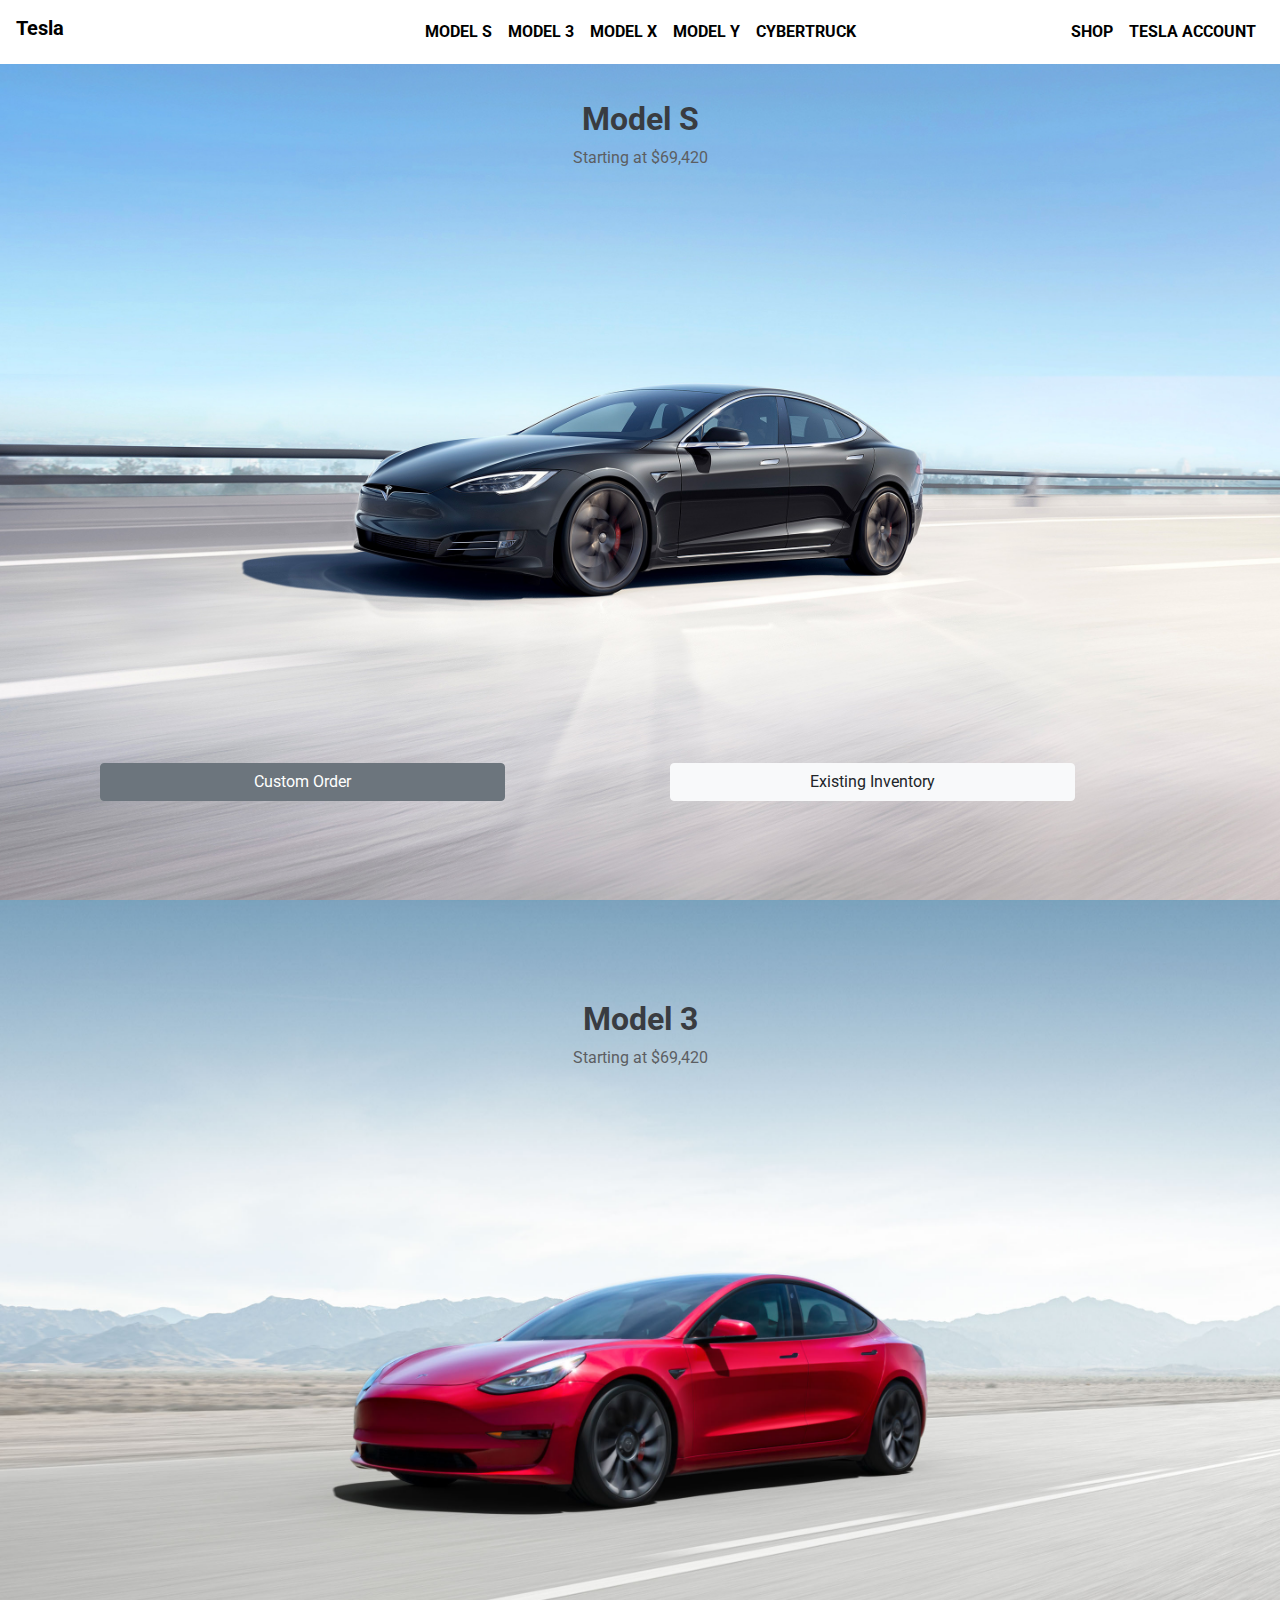
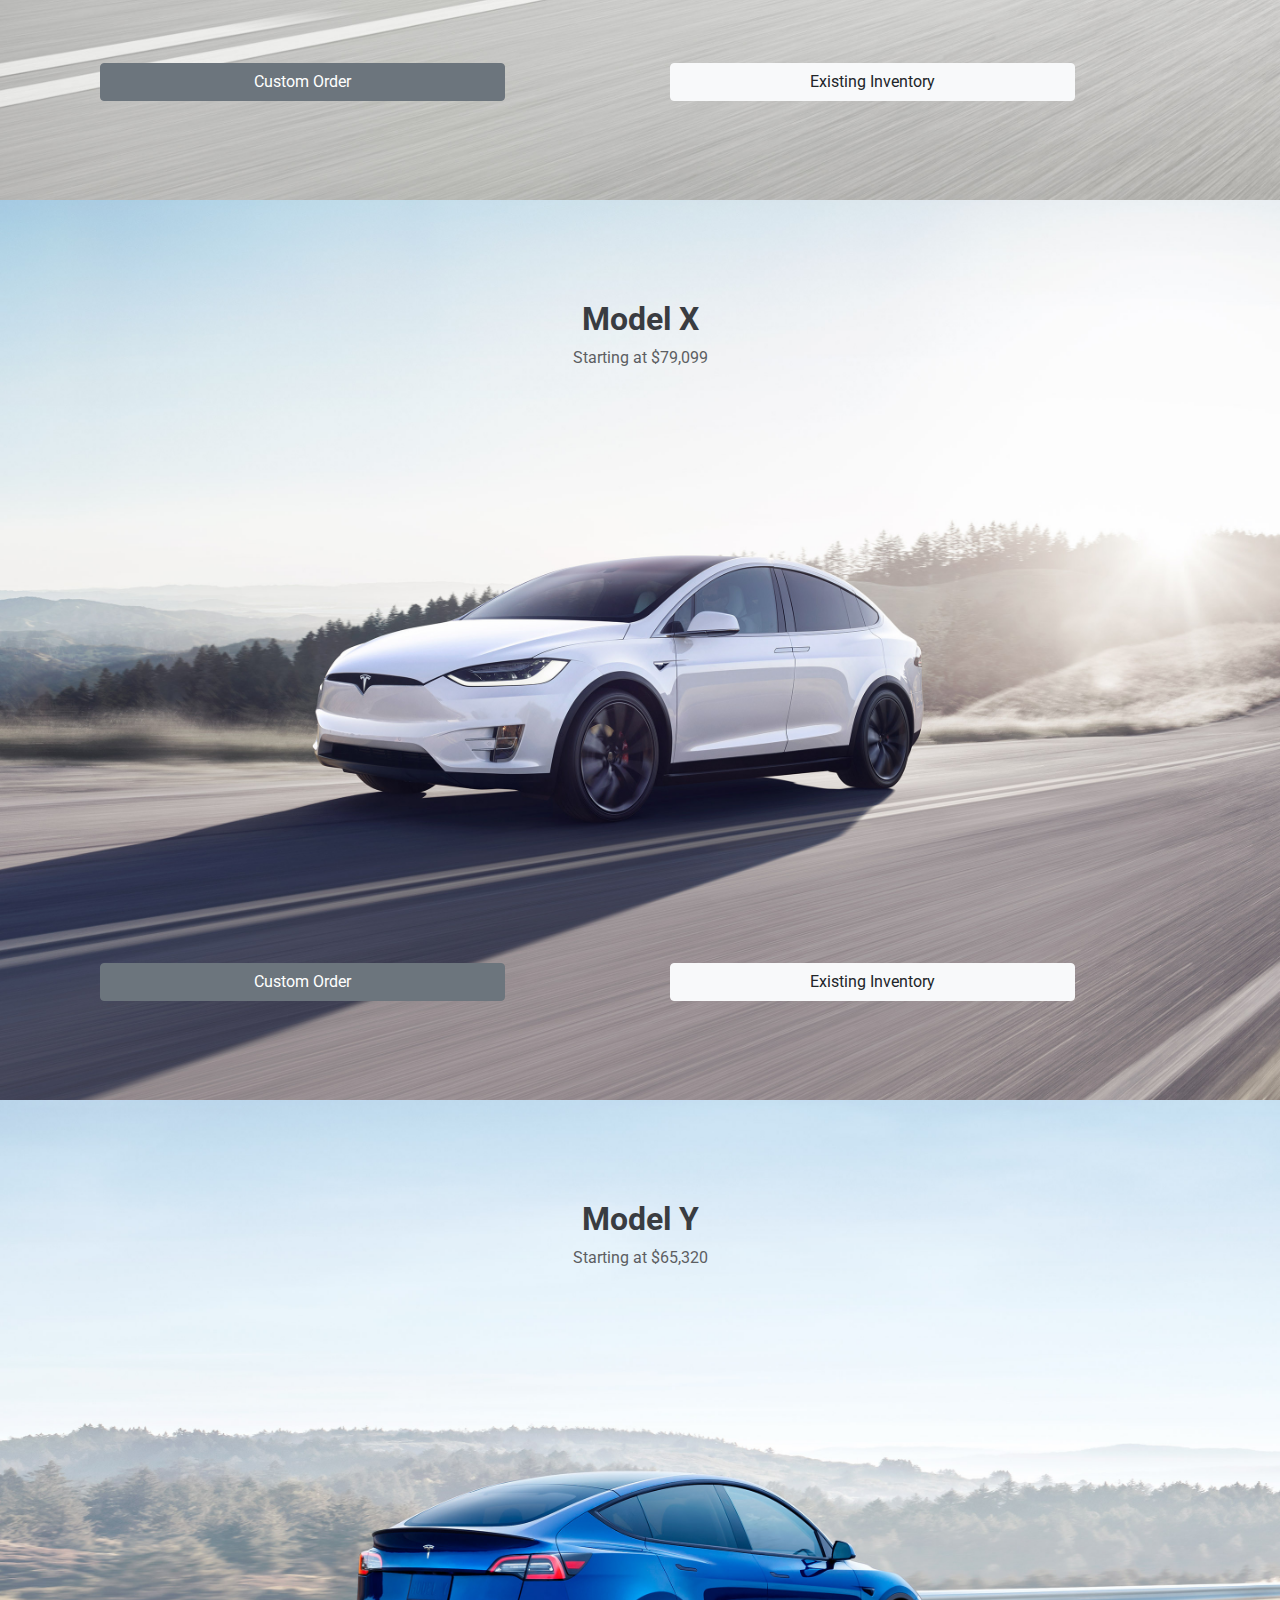
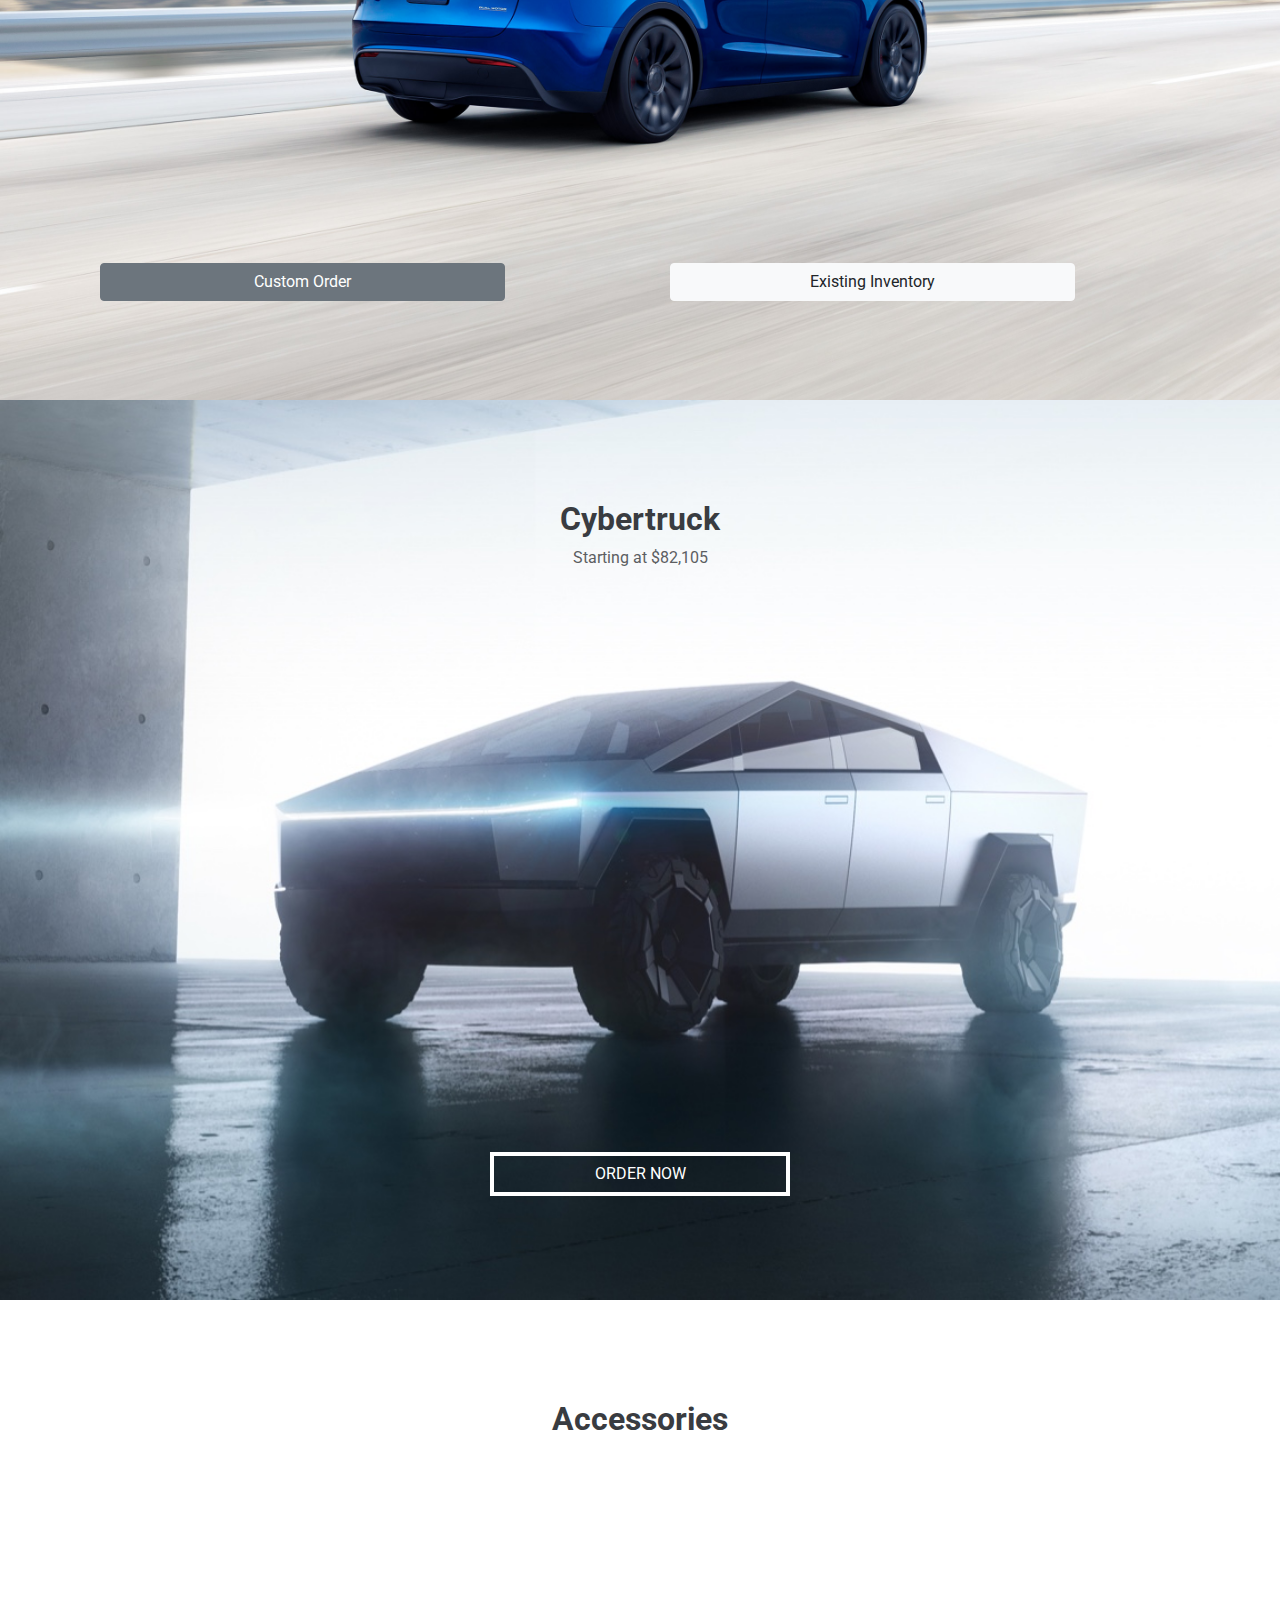
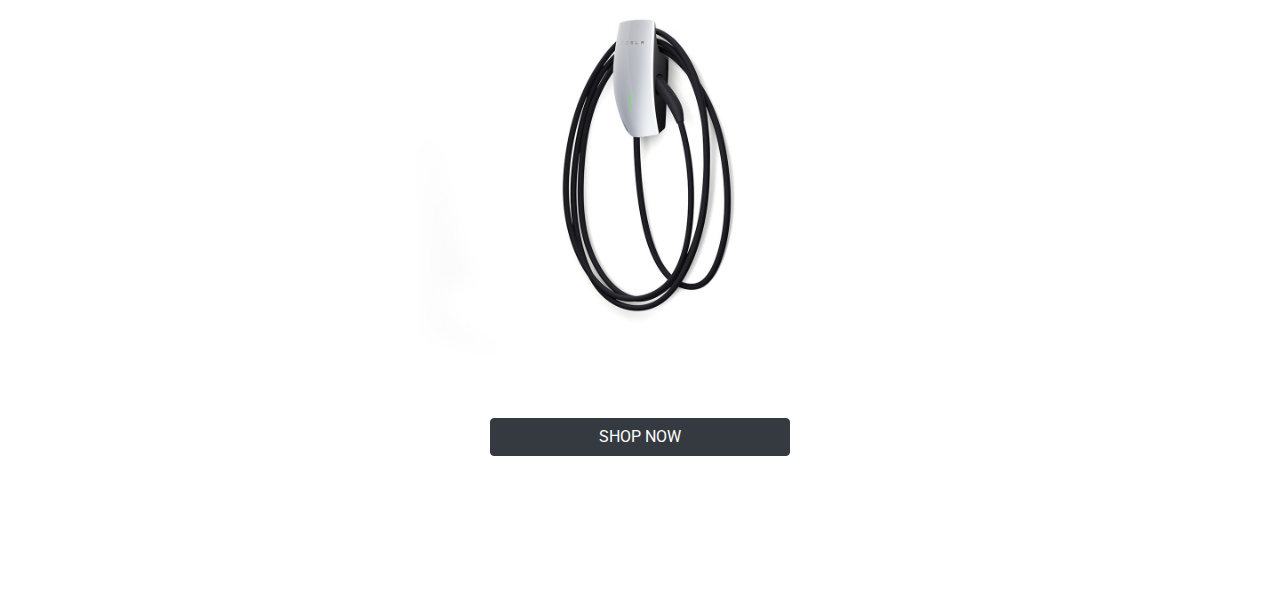
<file: index.html>
<!DOCTYPE html>
    <html lang="en">

    <head>
        <meta charset="UTF-8">
        <meta name="viewport" content="width=device-width, initial-scale=1.0">
        <title>Document</title>
        <link rel="stylesheet" href="style.css">
        <link rel="preconnect" href="https://fonts.gstatic.com">
        <link href="https://fonts.googleapis.com/css2?family=Roboto:wght@300&display=swap" rel="stylesheet">
        <!-- Latest compiled and minified CSS -->
        <link rel="stylesheet" href="https://maxcdn.bootstrapcdn.com/bootstrap/4.5.2/css/bootstrap.min.css">
        <link rel="stylesheet" href="https://pro.fontawesome.com/releases/v5.10.0/css/all.css"
            integrity="sha384-AYmEC3Yw5cVb3ZcuHtOA93w35dYTsvhLPVnYs9eStHfGJvOvKxVfELGroGkvsg+p" crossorigin="anonymous" />
    </head>

    <body>


        <nav class="navbar navbar-expand-md top-block">
            <button class="navbar-toggler " type="button" data-toggle="collapse" data-target="#navbarNav" aria-controls="navbarNav" aria-expanded="false" aria-label="Toggle navigation">
                <i class="fas fa-bars"></i>
            </button>
            <div class="navbar-collapse collapse w-100 order-1 order-md-0 dual-collapse2 ">
                <ul class="navbar-nav mr-auto tesla-list">
                    <li class="nav-item active">
                        <a href="index.html">
                            <h1 class="navbar-brand">Tesla</h1>
                        </a>
                    </li>
                </ul>
            </div>
            <div class="collapse navbar-collapse" id="navbarNav">
                <ul class="navbar-nav tesla-list">
                    <li class="nav-item active">
                        <a class="nav-link" href="model_s\models.html">MODEL&nbsp;S</a>
                    </li>
                    <li class="nav-item">
                        <a class="nav-link" href="model_3/model3.html">MODEL&nbsp;3</a>
                    </li>
                    <li class="nav-item">
                        <a class="nav-link" href="model_x/model_x.html">MODEL&nbsp;X</a>
                    </li>
                    <li class="nav-item">
                        <a class="nav-link" href="model_y/model_y.html">MODEL&nbsp;Y</a>
                    </li>
                    <li class="nav-item">
                        <a class="nav-link" href="cybertruck/cybertruck.html">CYBERTRUCK</a>
                    </li>
                </ul>
            </div>
            <div class="navbar-collapse collapse w-100 order-3 dual-collapse2 " id="navbarNav">
                <ul class="navbar-nav ml-auto tesla-list">
                    <li class="nav-item">
                        <a class="nav-link" href="teslashop/teslashop.html">SHOP</a>
                    </li>
                    <li class="nav-item d-md-none d-lg-block">
                        <a class="nav-link" href="tesla_account/tesla_account.html">TESLA ACCOUNT</a>
                    </li>
                </ul>
            </div>
        </nav>

        <div class="section-model-s">
            <div>
                <div class="model-price-card">
                    <div class="container">
                        <h2>Model S</h2>
                        <p>Starting at $69,420</p>
                    </div>
                </div>
            </div>
            <div class="card-buttons">
                <div class="container">
                    <div class="row">
                        <div class="col-12 col-sm-12 col-md-6">
                            <button type="button" class="btn myBtnOrder btn-secondary">Custom Order</button>
                        </div>
                        <div class="col-12 col-sm-12 col-md-6">
                            <button class="btn myBtnOrder btn-light">Existing Inventory</button>
                        </div>
                    </div>
                </div>
            </div>
        </div>

        <div class="section-model-3">
            <div>
                <div class="model-price-card">
                    <div class="container">
                        <h2>Model 3</h2>
                        <p>Starting at $69,420</p>
                    </div>
                </div>
            </div>
            <div class="card-buttons">
                <div class="container">
                    <div class="row">
                        <div class="col-12 col-sm-12 col-md-6">
                            <button type="button" class="btn myBtnOrder btn-secondary">Custom Order</button>
                        </div>
                        <div class="col-12 col-sm-12 col-md-6">
                            <button class="btn myBtnOrder btn-light">Existing Inventory</button>
                        </div>
                    </div>
                </div>
            </div>
        </div>

        <div class="section-model-x">
            <div>
                <div class="model-price-card">
                    <div class="container">
                        <h2>Model X</h2>
                        <p>Starting at $79,099</p>
                    </div>
                </div>
            </div>
            <div class="card-buttons">
                <div class="container">
                    <div class="row">
                        <div class="col-12 col-sm-12 col-md-6">
                            <button type="button" class="btn myBtnOrder btn-secondary">Custom Order</button>
                        </div>
                        <div class="col-12 col-sm-12 col-md-6">
                            <button class="btn myBtnOrder btn-light">Existing Inventory</button>
                        </div>
                    </div>
                </div>
            </div>
        </div>

        <div class="section-model-y">
            <div>
                <div class="model-price-card">
                    <div class="container">
                        <h2>Model Y</h2>
                        <p>Starting at $65,320</p>
                    </div>
                </div>
            </div>
            <div class="card-buttons">
                <div class="container">
                    <div class="row">
                        <div class="col-12 col-sm-12 col-md-6">
                            <button type="button" class="btn myBtnOrder btn-secondary">Custom Order</button>
                        </div>
                        <div class="col-12 col-sm-12 col-md-6">
                            <button class="btn myBtnOrder btn-light">Existing Inventory</button>
                        </div>
                    </div>
                </div>
            </div>
        </div>

        <div class="section-cybertruck">
            <div>
                <div class="model-price-card">
                    <div class="container">
                        <h2>Cybertruck</h2>
                        <p>Starting at $82,105</p>
                    </div>
                </div>
            </div>
            <div class="card-buttons">
                <div class="container">
                    <div class="centraldiv">
                        <button class="btn btn-dark cybertruck-btn myCentrBytton">ORDER NOW</button>
                    </div>
                </div>
            </div>
        </div>

        <div class="section-end">
            <div>
                <div class="model-price-card">
                    <div class="container">
                        <h2>Accessories</h2>
                    </div>
                </div>
            </div>
            <div class="card-buttons">
                <div class="container">
                    <div class="centraldiv">
                        <button class="btn btn-dark myCentrBytton">SHOP NOW</button>
                    </div>
                </div>
            </div>
        </div>
        </div>

    </body>

    <!-- jQuery library -->
    <script src="https://ajax.googleapis.com/ajax/libs/jquery/3.5.1/jquery.min.js"></script>

    <!-- Popper JS -->
    <script src="https://cdnjs.cloudflare.com/ajax/libs/popper.js/1.16.0/umd/popper.min.js"></script>

    <!-- Latest compiled JavaScript -->
    <script src="https://maxcdn.bootstrapcdn.com/bootstrap/4.5.2/js/bootstrap.min.js"></script>


    </html>
</file>
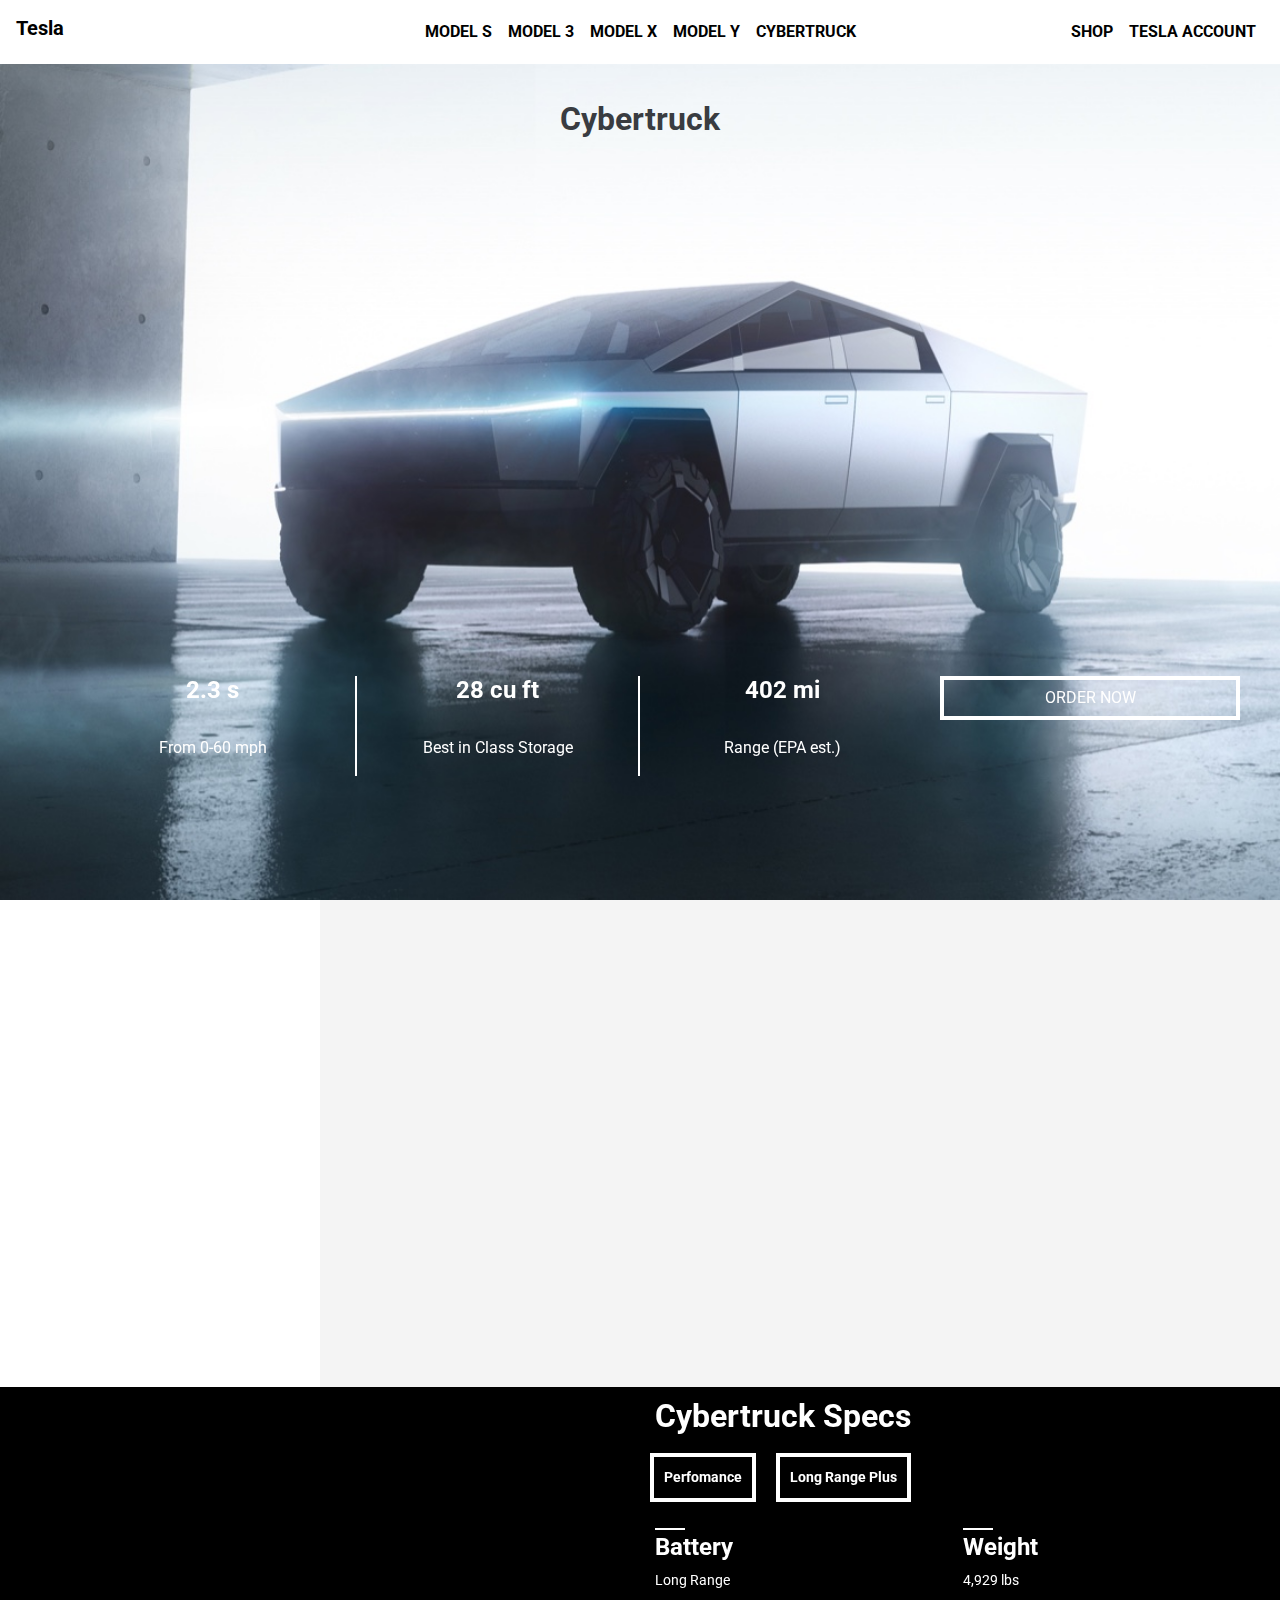
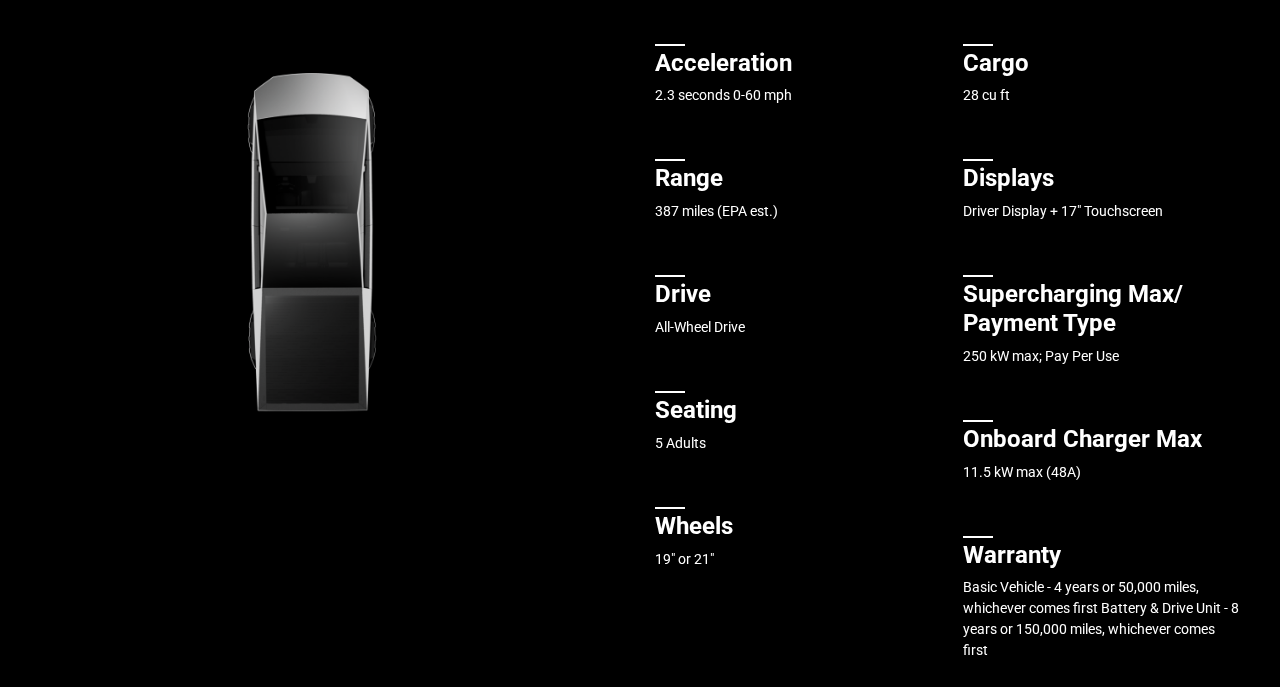
<file: cybertruck/cybertruck.html>
<!DOCTYPE html>
<html lang="en">

<head>
    <meta charset="UTF-8">
    <meta name="viewport" content="width=device-width, initial-scale=1.0">
    <title>Document</title>
    <link rel="stylesheet" href="../style.css">

    <!-- animation -->
    <link href="https://unpkg.com/aos@2.3.1/dist/aos.css" rel="stylesheet">
    <script src="https://unpkg.com/aos@2.3.1/dist/aos.js"></script>


    <link rel="preconnect" href="https://fonts.gstatic.com">
    <link rel="stylesheet" href="../cars.css">
    <link href="https://fonts.googleapis.com/css2?family=Roboto:wght@300&display=swap" rel="stylesheet">
    <!-- Latest compiled and minified CSS -->
    <link rel="stylesheet" href="https://maxcdn.bootstrapcdn.com/bootstrap/4.5.2/css/bootstrap.min.css">
    <link rel="stylesheet" href="https://pro.fontawesome.com/releases/v5.10.0/css/all.css"
        integrity="sha384-AYmEC3Yw5cVb3ZcuHtOA93w35dYTsvhLPVnYs9eStHfGJvOvKxVfELGroGkvsg+p" crossorigin="anonymous" />

</head>

<body>


    <nav class="navbar navbar-expand-md top-block">
        <button class="navbar-toggler " type="button" data-toggle="collapse" data-target="#navbarNav"
            aria-controls="navbarNav" aria-expanded="false" aria-label="Toggle navigation">
            <i class="fas fa-bars"></i>
        </button>
        <div class="navbar-collapse collapse w-100 order-1 order-md-0 dual-collapse2 ">
            <ul class="navbar-nav mr-auto tesla-list">
                <li class="nav-item active">
                    <a class="a-tesla" href="../index.html">
                        <h1 class="navbar-brand">Tesla</h1>
                    </a>
                </li>
            </ul>
        </div>
        <div class="collapse navbar-collapse" id="navbarNav">
            <ul class="navbar-nav tesla-list">
                <li class="nav-item active">
                    <a class="nav-link" href="../model_s/models.html">MODEL&nbsp;S</a>
                </li>
                <li class="nav-item">
                    <a class="nav-link" href="../model_3/model3.html">MODEL&nbsp;3</a>
                </li>
                <li class="nav-item">
                    <a class="nav-link" href="../model_x/model_x.html">MODEL&nbsp;X</a>
                </li>
                <li class="nav-item">
                    <a class="nav-link" href="../model_y/model_y.html">MODEL&nbsp;Y</a>
                </li>
                <li class="nav-item">
                    <a class="nav-link" href="../cybertruck/cybertruck.html">CYBERTRUCK</a>
                </li>
            </ul>
        </div>
        <div class="navbar-collapse collapse w-100 order-3 dual-collapse2 " id="navbarNav">
            <ul class="navbar-nav ml-auto tesla-list">
                <li class="nav-item">
                    <a class="nav-link" href="../teslashop/teslashop.html">SHOP</a>
                </li>
                <li class="nav-item d-md-none d-lg-block">
                    <a class="nav-link" href="../tesla_account/tesla_account.html">TESLA ACCOUNT</a>
                </li>
            </ul>
        </div>
    </nav>


    <div class="section-cybertruck">
        <div>
            <div class="model-price-card">
                <div class="container">
                    <h2>Cybertruck</h2>
                </div>
            </div>
        </div>
        <div class="card-buttons">
            <div class="container">
                <div class="row">
                    <div data-aos="fade-up" data-aos-duration="1000"
                        class="specifications-card specifications-card-white col-4 col-sm-4 col-md-3">
                        <h4>2.3 s</h4>
                        <br>
                        <p>From 0-60 mph</p>
                    </div>
                    <div data-aos="fade-up" data-aos-duration="2000"
                        class="specifications-card specifications-card-white specifications-central-card col-4 col-sm-4 col-md-3">
                        <h4>28 cu ft</h4>
                        <br>
                        <p>Best in Class Storage</p>
                    </div>
                    <div data-aos="fade-up" data-aos-duration="3000"
                        class="specifications-card specifications-card-white col-4 col-sm-4 col-md-3">
                        <h4>402 mi</h4>
                        <br>
                        <p>Range (EPA est.)</p>
                    </div>
                    <div data-aos="fade-up" data-aos-duration="3000"
                        class="specifications-card col-12 col-sm-12 col-md-3">
                        <button class="btn btn-dark specifications-card-white cybertruck-btn myCentrBytton">ORDER NOW</button>
                    </div>
                </div>
            </div>
        </div>
    </div>


    <div class="safety-block">
        <div class="container-fluid">
            <div class="row">
                <div data-aos="fade-up" data-aos-duration="1500" class="safety-text-block col-12 col-sm-3 col-md-3">
                    <p>Safety</p>
                    <h4>EXOSKELETON</h4>
                    <p>
                        Cybertruck is built with an exterior shell made for ultimate durability and passenger
                        protection. Starting with a nearly impenetrable exoskeleton, every component is designed for
                        superior strength and endurance, from Ultra-Hard 30X Cold-Rolled stainless-steel structural skin
                        to Tesla armor glass.
                    </p>
                </div>
                <div class="safety-image-block col-12 col-sm-9 col-md-9">
                    <img data-aos="fade-left" data-aos-duration="1500" width="93%" src="images/safety.png" alt="">
                </div>
            </div>
        </div>
    </div>

    <div class="container-fluid bg-black">
        <div class="specs-block">
            <div class="container-fluid">
                <div class="row">
                    <div class="specs-img-block col-12 col-sm-12 col-md-6">
                        <img width="93%" src="images/cybertruck spec.png" alt="">
                    </div>
                    <div class="block-spec col-12 col-sm-12 col-md-6">
                        <h3>Cybertruck Specs</h3>
                        <div class="row">
                            <button class="white-btn cybertruck-btn">Perfomance</button>
                            <button class="gray-btn cybertruck-btn">Long Range Plus</button>
                        </div>
                        <div class="row">
                            <div class="speclist col-12 col-sm-6">
                                <hr>
                                <br>
                                <h4>Battery</h4>
                                <p>Long Range</p>
                                <br>
                                <hr>
                                <br>
                                <h4>Acceleration</h4>
                                <p>2.3 seconds 0-60 mph</p>
                                <br>
                                <hr>
                                <br>
                                <h4>Range</h4>
                                <p>387 miles (EPA est.)</p>
                                <br>
                                <hr>
                                <br>
                                <h4>Drive</h4>
                                <p>All-Wheel Drive</p>
                                <br>
                                <hr>
                                <br>
                                <h4>Seating</h4>
                                <p>5 Adults</p>
                                <br>
                                <hr>
                                <br>
                                <h4>Wheels</h4>
                                <p>19" or 21"</p>
                            </div>
                            <div class="speclist col-12 col-sm-6">
                                <hr>
                                <br>
                                <h4>Weight</h4>
                                <p>4,929 lbs</p>
                                <br>
                                <hr>
                                <br>
                                <h4>Cargo</h4>
                                <p>28 cu ft</p>
                                <br>
                                <hr>
                                <br>
                                <h4>Displays</h4>
                                <p>Driver Display + 17" Touchscreen</p>
                                <br>
                                <hr>
                                <br>
                                <h4>Supercharging Max/
                                    Payment Type</h4>
                                <p>250 kW max; Pay Per Use</p>
                                <br>
                                <hr>
                                <br>
                                <h4>Onboard Charger Max</h4>
                                <p>11.5 kW max (48A)</p>
                                <br>
                                <hr>
                                <br>
                                <h4>Warranty</h4>
                                <p>Basic Vehicle - 4 years or 50,000 miles, whichever comes first
                                    Battery & Drive Unit - 8 years or 150,000 miles, whichever comes first</p>
                            </div>
                        </div>
                    </div>
                </div>
            </div>
        </div>
    </div>
</body>


<script>
    AOS.init();
</script>

</html>
</file>
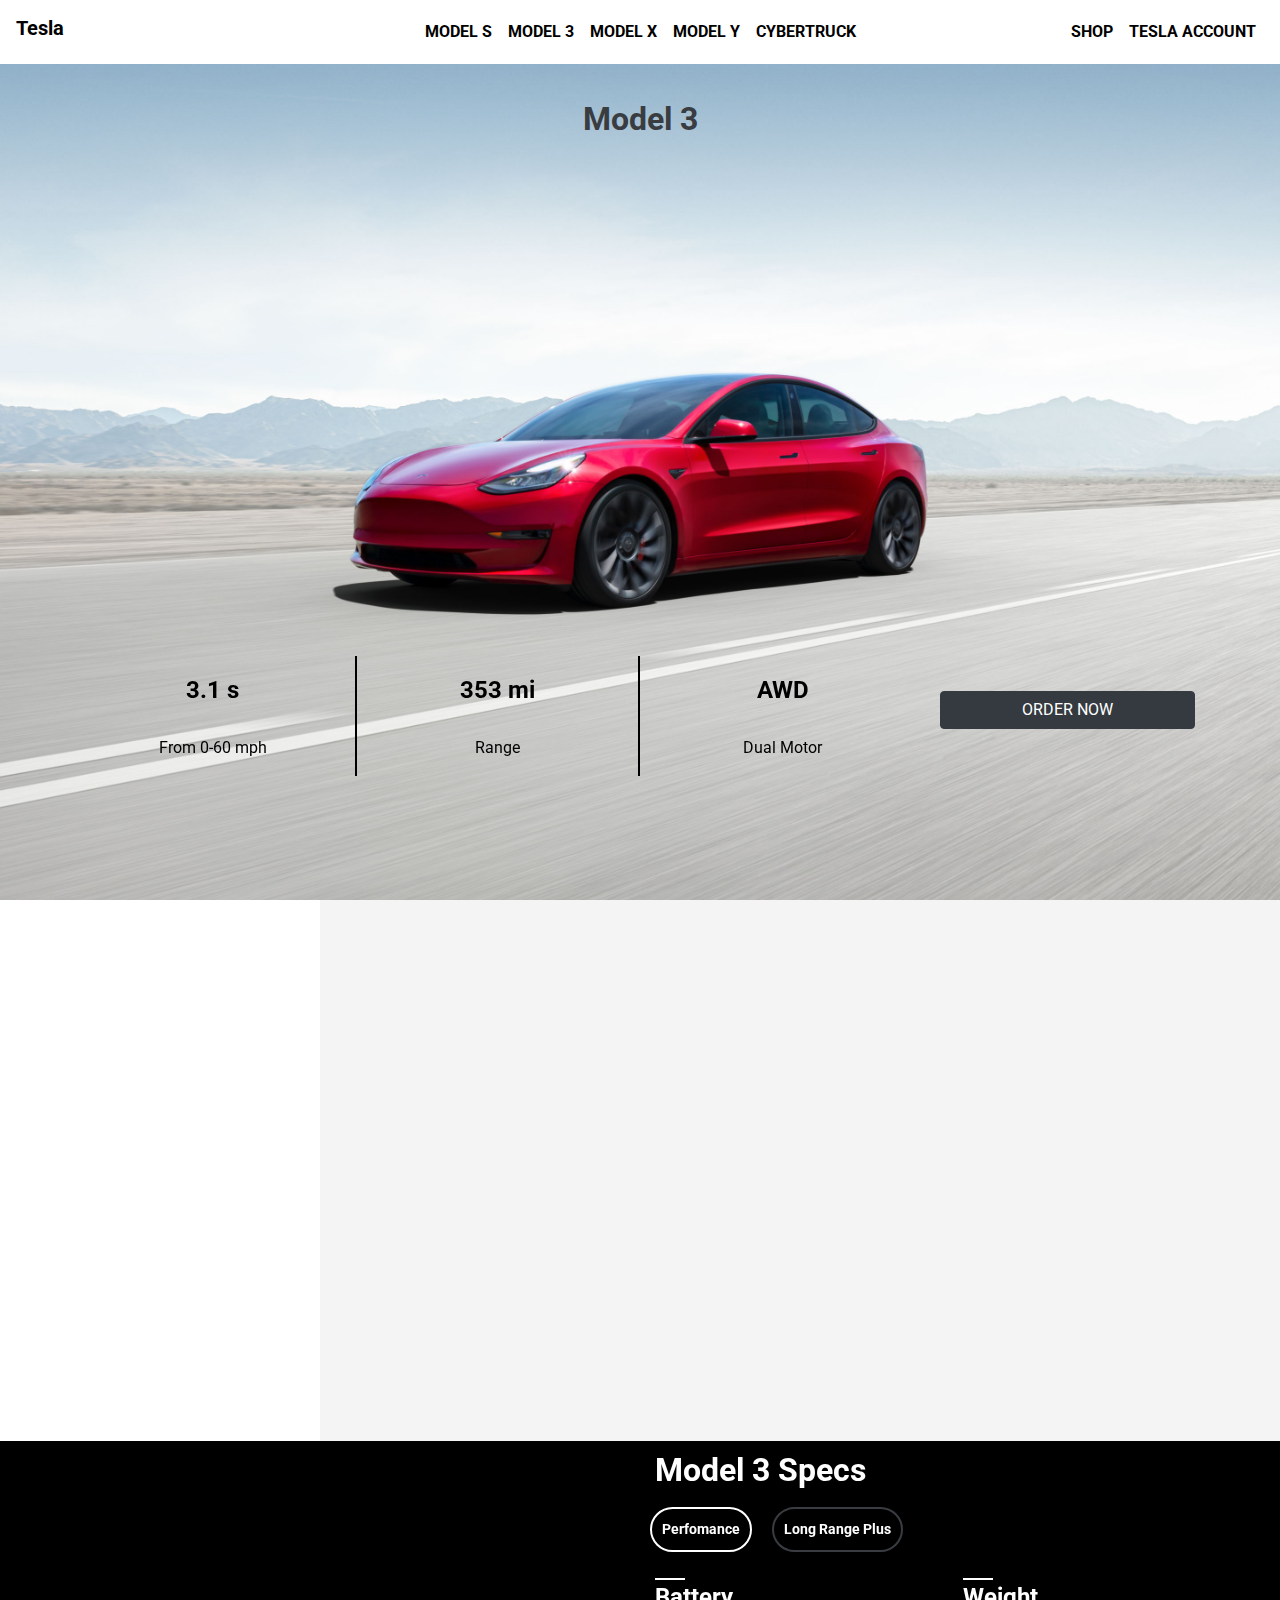
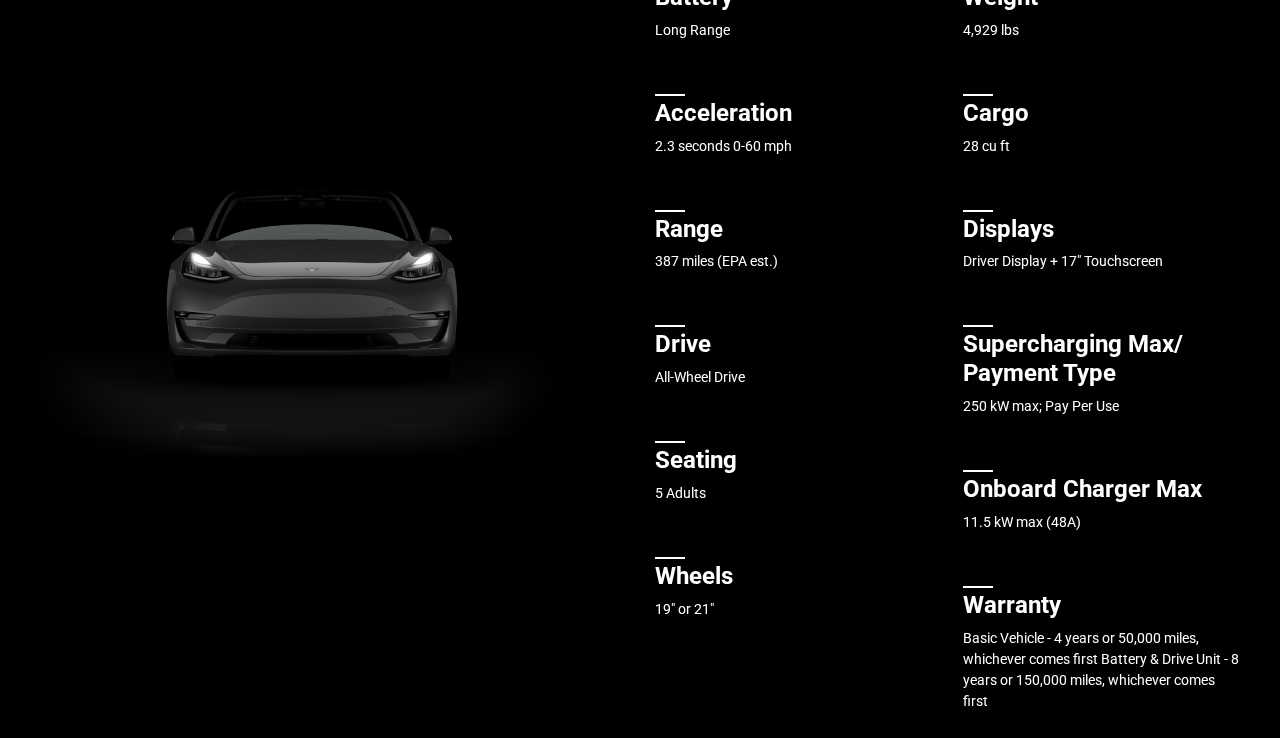
<file: model_3/model3.html>
<!DOCTYPE html>
<html lang="en">

<head>
    <meta charset="UTF-8">
    <meta name="viewport" content="width=device-width, initial-scale=1.0">
    <title>Document</title>
    <link rel="stylesheet" href="../style.css">

    <link rel="stylesheet" href="model3.css">


    <!-- animation -->
    <link href="https://unpkg.com/aos@2.3.1/dist/aos.css" rel="stylesheet">
    <script src="https://unpkg.com/aos@2.3.1/dist/aos.js"></script>


    <link rel="preconnect" href="https://fonts.gstatic.com">
    <link rel="stylesheet" href="../cars.css">
    <link href="https://fonts.googleapis.com/css2?family=Roboto:wght@300&display=swap" rel="stylesheet">
    <!-- Latest compiled and minified CSS -->
    <link rel="stylesheet" href="https://maxcdn.bootstrapcdn.com/bootstrap/4.5.2/css/bootstrap.min.css">
    <link rel="stylesheet" href="https://pro.fontawesome.com/releases/v5.10.0/css/all.css"
        integrity="sha384-AYmEC3Yw5cVb3ZcuHtOA93w35dYTsvhLPVnYs9eStHfGJvOvKxVfELGroGkvsg+p" crossorigin="anonymous" />

</head>

<body>


    <nav class="navbar navbar-expand-md top-block">
        <button class="navbar-toggler " type="button" data-toggle="collapse" data-target="#navbarNav"
            aria-controls="navbarNav" aria-expanded="false" aria-label="Toggle navigation">
            <i class="fas fa-bars"></i>
        </button>
        <div class="navbar-collapse collapse w-100 order-1 order-md-0 dual-collapse2 ">
            <ul class="navbar-nav mr-auto tesla-list">
                <li class="nav-item active">
                    <a class="a-tesla" href="../index.html">
                        <h1 class="navbar-brand">Tesla</h1>
                    </a>
                </li>
            </ul>
        </div>
        <div class="collapse navbar-collapse" id="navbarNav">
            <ul class="navbar-nav tesla-list">
                <li class="nav-item active">
                    <a class="nav-link" href="../model_s/models.html">MODEL&nbsp;S</a>
                </li>
                <li class="nav-item">
                    <a class="nav-link" href="../model_3/model3.html">MODEL&nbsp;3</a>
                </li>
                <li class="nav-item">
                    <a class="nav-link" href="../model_x/model_x.html">MODEL&nbsp;X</a>
                </li>
                <li class="nav-item">
                    <a class="nav-link" href="../model_y/model_y.html">MODEL&nbsp;Y</a>
                </li>
                <li class="nav-item">
                    <a class="nav-link" href="../cybertruck/cybertruck.html">CYBERTRUCK</a>
                </li>
            </ul>
        </div>
        <div class="navbar-collapse collapse w-100 order-3 dual-collapse2 " id="navbarNav">
            <ul class="navbar-nav ml-auto tesla-list">
                <li class="nav-item">
                    <a class="nav-link" href="../teslashop/teslashop.html">SHOP</a>
                </li>
                <li class="nav-item d-md-none d-lg-block">
                    <a class="nav-link" href="../tesla_account/tesla_account.html">TESLA ACCOUNT</a>
                </li>
            </ul>
        </div>
    </nav>


    <div class="section-model-3">
        <div>
            <div class="model-price-card">
                <div class="container">
                    <h2>Model 3</h2>
                </div>
            </div>
        </div>
        <div class="card-buttons ">
            <div class="container">
                <div class="row">
                    <div data-aos="fade-up" data-aos-duration="1000"
                        class="sp-card-pt specifications-card col-4 col-sm-4 col-md-3">
                        <h4>3.1 s</h4>
                        <br>
                        <p>From 0-60 mph</p>
                    </div>
                    <div data-aos="fade-up" data-aos-duration="2000"
                        class="sp-card-pt specifications-card specifications-central-card col-4 col-sm-4 col-md-3">
                        <h4>353 mi</h4>
                        <br>
                        <p>Range</p>
                    </div>
                    <div data-aos="fade-up" data-aos-duration="3000"
                        class="sp-card-pt specifications-card col-4 col-sm-4 col-md-3">
                        <h4>AWD</h4>
                        <br>
                        <p>Dual Motor</p>
                    </div>
                    <div data-aos="fade-up" data-aos-duration="3000"
                        class="sp-card-pt specifications-card col-12 col-sm-12 col-md-3">
                        <button class="btn btn-order btn-dark">ORDER NOW</button>
                    </div>
                </div>
            </div>
        </div>
    </div>


    <div class="safety-block">
        <div class="container-fluid">
            <div class="row">
                <div data-aos="fade-up" data-aos-duration="1500" class="safety-text-block col-12 col-sm-12 col-md-3">
                    <p>Safety</p>
                    <h4>High Impact Protection</h4>
                    <p>
                        Safety is the most important part of the overall Model 3 design. The metal structure is a
                        combination of aluminum and steel, for maximum strength in every area. In a roof-crush test,
                        Model 3 resisted four times its own mass, even with an all-glass roof: that's the same weight as
                        two full-grown African elephants.
                        Model 3 is built from the ground up as an electric vehicle—with ultra high-strength steel and a
                        low, solid center of gravity.
                    </p>
                </div>
                <div class="safety-image-block col-12 col-sm-12 col-md-9">
                    <img data-aos="fade-left" data-aos-duration="1500" width="93%" src="images/model_3_safety_hero.png"
                        alt="">
                </div>
            </div>
        </div>
    </div>

    <div class="container-fluid bg-black">
        <div class="specs-block">
            <div class="container-fluid">
                <div class="row">
                    <div class="specs-img-block col-12 col-sm-12 col-md-6">
                        <img width="93%" src="images/global-spec-hero.png" alt="">
                    </div>
                    <div class="block-spec col-12 col-sm-12 col-md-6">
                        <h3>Model 3 Specs</h3>
                        <div class="row">
                            <button class="white-btn">Perfomance</button>
                            <button class="gray-btn">Long Range Plus</button>
                        </div>
                        <div class="row">
                            <div class="speclist col-12 col-sm-6">
                                <hr>
                                <br>
                                <h4>Battery</h4>
                                <p>Long Range</p>
                                <br>
                                <hr>
                                <br>
                                <h4>Acceleration</h4>
                                <p>2.3 seconds 0-60 mph</p>
                                <br>
                                <hr>
                                <br>
                                <h4>Range</h4>
                                <p>387 miles (EPA est.)</p>
                                <br>
                                <hr>
                                <br>
                                <h4>Drive</h4>
                                <p>All-Wheel Drive</p>
                                <br>
                                <hr>
                                <br>
                                <h4>Seating</h4>
                                <p>5 Adults</p>
                                <br>
                                <hr>
                                <br>
                                <h4>Wheels</h4>
                                <p>19" or 21"</p>
                            </div>
                            <div class="speclist col-12 col-sm-6">
                                <hr>
                                <br>
                                <h4>Weight</h4>
                                <p>4,929 lbs</p>
                                <br>
                                <hr>
                                <br>
                                <h4>Cargo</h4>
                                <p>28 cu ft</p>
                                <br>
                                <hr>
                                <br>
                                <h4>Displays</h4>
                                <p>Driver Display + 17" Touchscreen</p>
                                <br>
                                <hr>
                                <br>
                                <h4>Supercharging Max/
                                    Payment Type</h4>
                                <p>250 kW max; Pay Per Use</p>
                                <br>
                                <hr>
                                <br>
                                <h4>Onboard Charger Max</h4>
                                <p>11.5 kW max (48A)</p>
                                <br>
                                <hr>
                                <br>
                                <h4>Warranty</h4>
                                <p>Basic Vehicle - 4 years or 50,000 miles, whichever comes first
                                    Battery & Drive Unit - 8 years or 150,000 miles, whichever comes first</p>
                            </div>
                        </div>
                    </div>
                </div>
            </div>
        </div>
    </div>
</body>


<script>
    AOS.init();
</script>

</html>
</file>
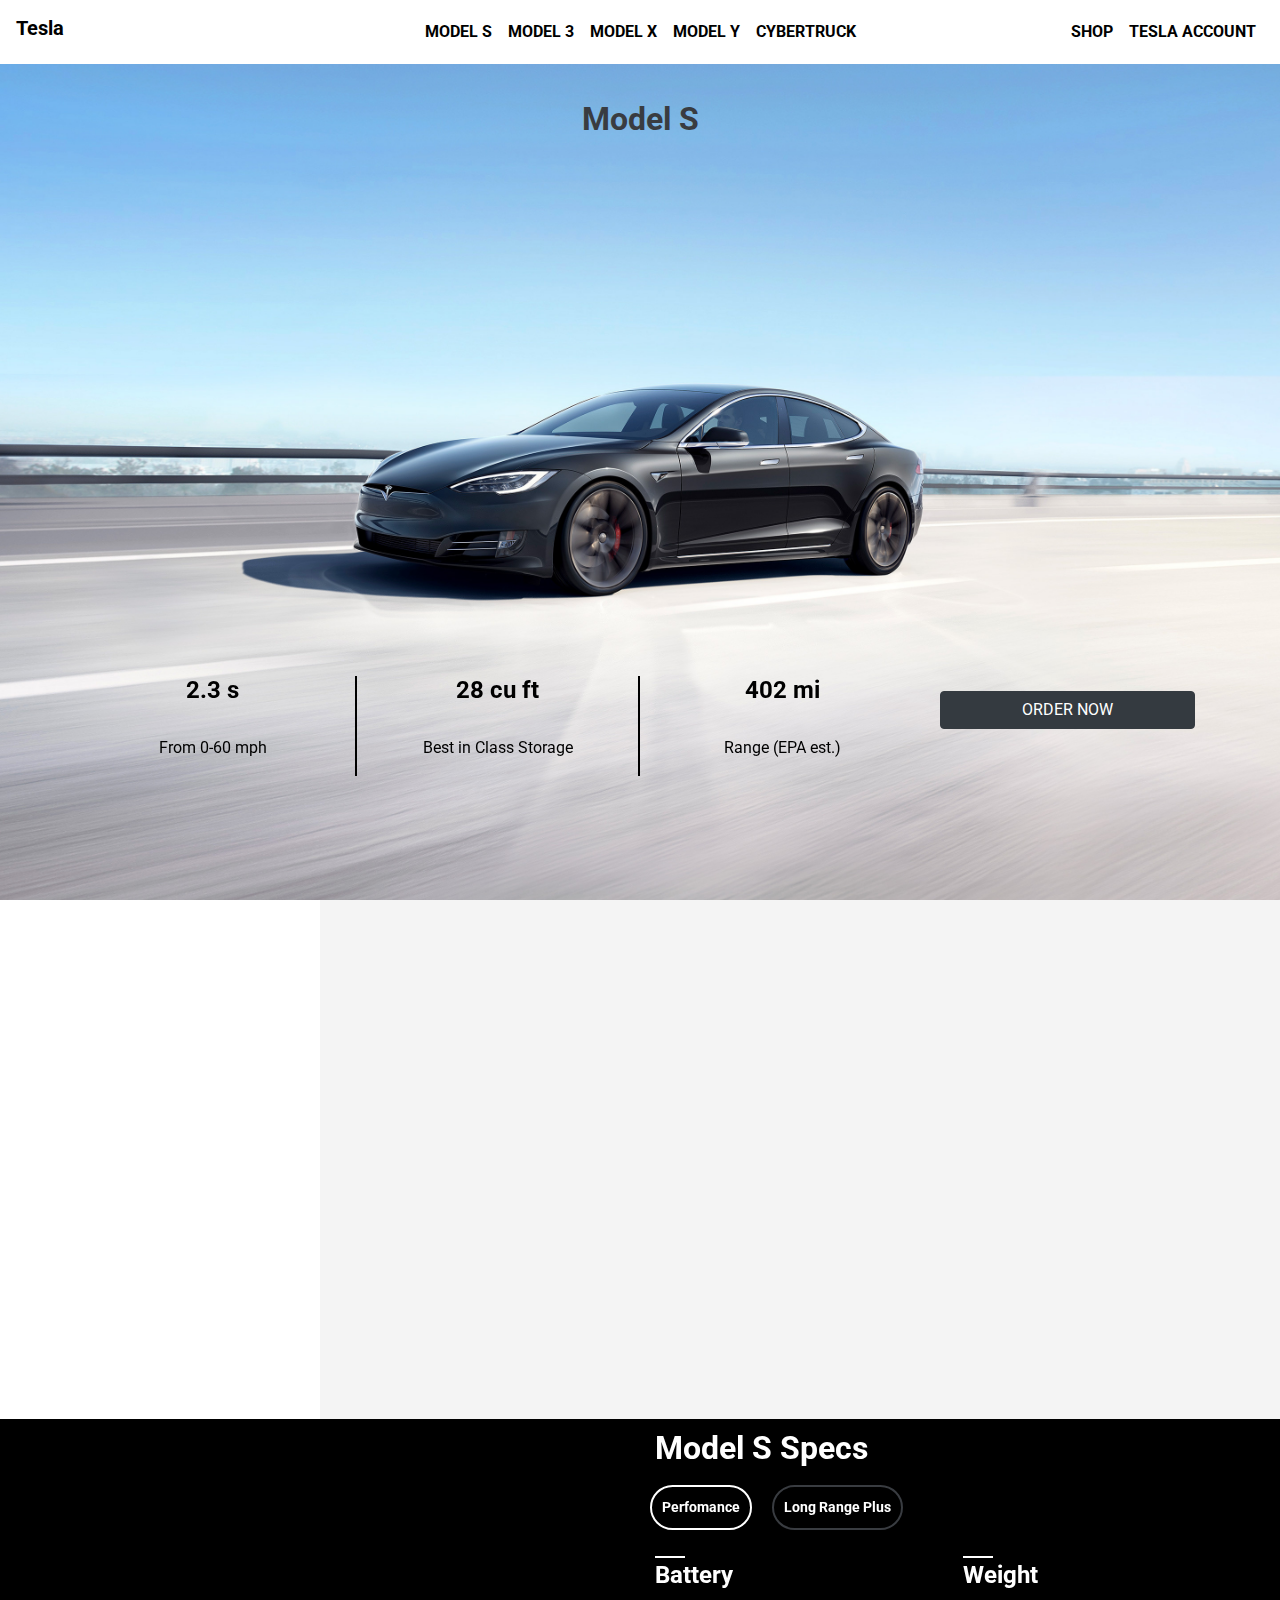
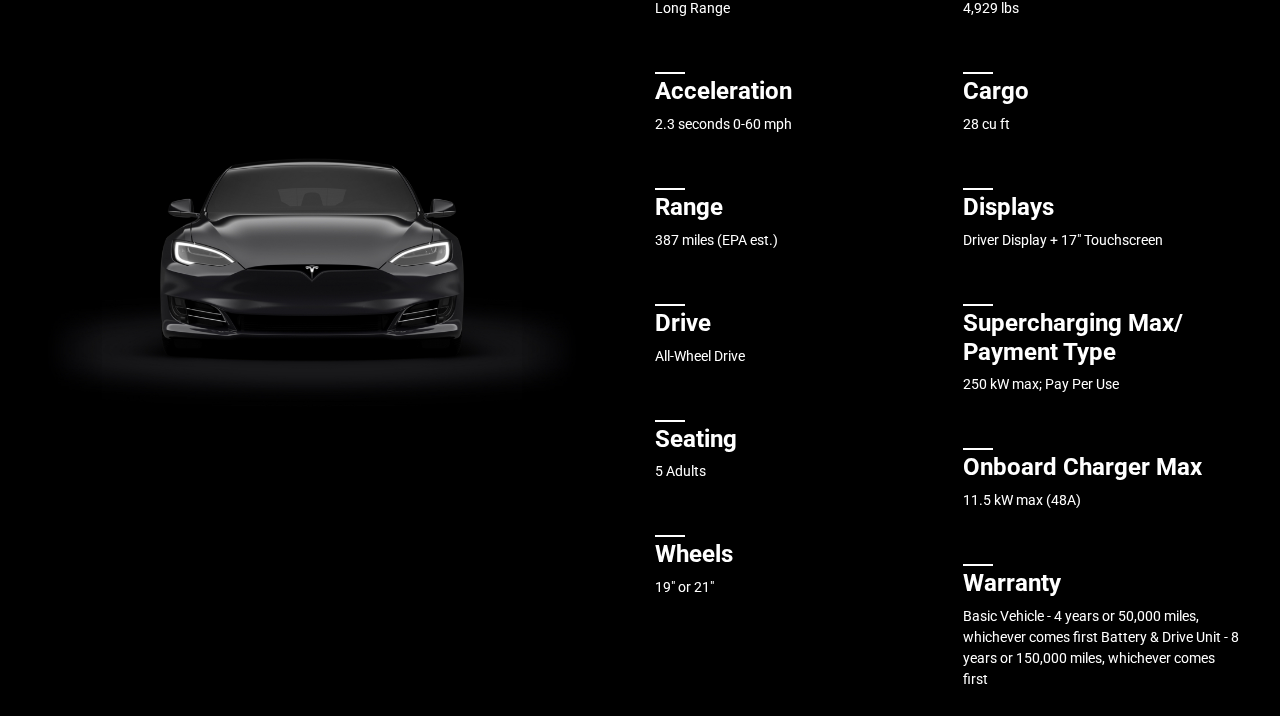
<file: model_s/models.html>
<!DOCTYPE html>
<html lang="en">

<head>
    <meta charset="UTF-8">
    <meta name="viewport" content="width=device-width, initial-scale=1.0">
    <title>Document</title>
    <link rel="stylesheet" href="../style.css">

    <!-- animation -->
    <link href="https://unpkg.com/aos@2.3.1/dist/aos.css" rel="stylesheet">
    <script src="https://unpkg.com/aos@2.3.1/dist/aos.js"></script>


    <link rel="preconnect" href="https://fonts.gstatic.com">
    <link rel="stylesheet" href="../cars.css">
    <link href="https://fonts.googleapis.com/css2?family=Roboto:wght@300&display=swap" rel="stylesheet">
    <!-- Latest compiled and minified CSS -->
    <link rel="stylesheet" href="https://maxcdn.bootstrapcdn.com/bootstrap/4.5.2/css/bootstrap.min.css">
    <link rel="stylesheet" href="https://pro.fontawesome.com/releases/v5.10.0/css/all.css"
        integrity="sha384-AYmEC3Yw5cVb3ZcuHtOA93w35dYTsvhLPVnYs9eStHfGJvOvKxVfELGroGkvsg+p" crossorigin="anonymous" />

</head>

<body>


    <nav class="navbar navbar-expand-md top-block">
        <button class="navbar-toggler " type="button" data-toggle="collapse" data-target="#navbarNav"
            aria-controls="navbarNav" aria-expanded="false" aria-label="Toggle navigation">
            <i class="fas fa-bars"></i>
        </button>
        <div class="navbar-collapse collapse w-100 order-1 order-md-0 dual-collapse2 ">
            <ul class="navbar-nav mr-auto tesla-list">
                <li class="nav-item active">
                    <a class="a-tesla" href="../index.html">
                        <h1 class="navbar-brand">Tesla</h1>
                    </a>
                </li>
            </ul>
        </div>
        <div class="collapse navbar-collapse" id="navbarNav">
            <ul class="navbar-nav tesla-list">
                <li class="nav-item active">
                    <a class="nav-link" href="../model_s/models.html">MODEL&nbsp;S</a>
                </li>
                <li class="nav-item">
                    <a class="nav-link" href="../model_3/model3.html">MODEL&nbsp;3</a>
                </li>
                <li class="nav-item">
                    <a class="nav-link" href="../model_x/model_x.html">MODEL&nbsp;X</a>
                </li>
                <li class="nav-item">
                    <a class="nav-link" href="../model_y/model_y.html">MODEL&nbsp;Y</a>
                </li>
                <li class="nav-item">
                    <a class="nav-link" href="../cybertruck/cybertruck.html">CYBERTRUCK</a>
                </li>
            </ul>
        </div>
        <div class="navbar-collapse collapse w-100 order-3 dual-collapse2 " id="navbarNav">
            <ul class="navbar-nav ml-auto tesla-list">
                <li class="nav-item">
                    <a class="nav-link" href="../teslashop/teslashop.html">SHOP</a>
                </li>
                <li class="nav-item d-md-none d-lg-block">
                    <a class="nav-link" href="../tesla_account/tesla_account.html">TESLA ACCOUNT</a>
                </li>
            </ul>
        </div>
    </nav>


    <div class="section-model-s">
        <div>
            <div class="model-price-card">
                <div class="container">
                    <h2>Model S</h2>
                </div>
            </div>
        </div>
        <div class="card-buttons">
            <div class="container">
                <div class="row">
                    <div data-aos="fade-up" data-aos-duration="1000"
                        class="specifications-card col-4 col-sm-4 col-md-3">
                        <h4>2.3 s</h4>
                        <br>
                        <p>From 0-60 mph</p>
                    </div>
                    <div data-aos="fade-up" data-aos-duration="2000"
                        class="specifications-card specifications-central-card col-4 col-sm-4 col-md-3">
                        <h4>28 cu ft</h4>
                        <br>
                        <p>Best in Class Storage</p>
                    </div>
                    <div data-aos="fade-up" data-aos-duration="3000"
                        class="specifications-card col-4 col-sm-4 col-md-3">
                        <h4>402 mi</h4>
                        <br>
                        <p>Range (EPA est.)</p>
                    </div>
                    <div data-aos="fade-up" data-aos-duration="3000"
                        class="specifications-card col-12 col-sm-12 col-md-3">
                        <button class="btn btn-order btn-dark">ORDER NOW</button>
                    </div>
                </div>
            </div>
        </div>
    </div>


    <div class="safety-block">
        <div class="container-fluid">
            <div class="row">
                <div data-aos="fade-up" data-aos-duration="1500" class="safety-text-block col-12 col-sm-3 col-md-3">
                    <p>Safety</p>
                    <h4>High Impact Protection</h4>
                    <p>
                        Model S is built from the ground up as an electric vehicle, with high-strength architecture and
                        a
                        floor-mounted battery pack allowing for incredible impact protection.
                        Model S is built for safety, with all-electric architecture designed to provide protection from
                        every side—and one of the lowest rollover risks of any car on the road.
                    </p>
                </div>
                <div class="safety-image-block col-12 col-sm-9 col-md-9">
                    <img data-aos="fade-left" data-aos-duration="1500" width="93%" src="images/safety-model-s-hero.png"
                        alt="">
                </div>
            </div>
        </div>
    </div>

    <div class="container-fluid bg-black">
    <div class="specs-block">
        <div class="container-fluid">
            <div class="row">
                <div class="specs-img-block col-12 col-sm-12 col-md-6">
                    <img width="93%" src="images/MS-specs.jpg"
                    alt="">
                </div>
                <div class="block-spec col-12 col-sm-12 col-md-6">
                    <h3>Model S Specs</h3>
                    <div class="row">
                        <button class="white-btn">Perfomance</button>
                        <button class="gray-btn">Long Range Plus</button>
                    </div>
                    <div class="row">
                    <div class="speclist col-12 col-sm-6">
                        <hr>
                        <br>
                        <h4>Battery</h4>
                        <p>Long Range</p>
                        <br>
                        <hr>
                        <br>
                        <h4>Acceleration</h4>
                        <p>2.3 seconds 0-60 mph</p>
                        <br>
                        <hr>
                        <br>
                        <h4>Range</h4>
                        <p>387 miles (EPA est.)</p>
                        <br>
                        <hr>
                        <br>
                        <h4>Drive</h4>
                        <p>All-Wheel Drive</p>
                        <br>
                        <hr>
                        <br>
                        <h4>Seating</h4>
                        <p>5 Adults</p>
                        <br>
                        <hr>
                        <br>
                        <h4>Wheels</h4>
                        <p>19" or 21"</p>
                    </div>
                    <div class="speclist col-12 col-sm-6">
                        <hr>
                        <br>
                        <h4>Weight</h4>
                        <p>4,929 lbs</p>
                        <br>
                        <hr>
                        <br>
                        <h4>Cargo</h4>
                        <p>28 cu ft</p>
                        <br>
                        <hr>
                        <br>
                        <h4>Displays</h4>
                        <p>Driver Display + 17" Touchscreen</p>
                        <br>
                        <hr>
                        <br>
                        <h4>Supercharging Max/
                            Payment Type</h4>
                        <p>250 kW max; Pay Per Use</p>
                        <br>
                        <hr>
                        <br>
                        <h4>Onboard Charger Max</h4>
                        <p>11.5 kW max (48A)</p>
                        <br>
                        <hr>
                        <br>
                        <h4>Warranty</h4>
                        <p>Basic Vehicle - 4 years or 50,000 miles, whichever comes first
                            Battery & Drive Unit - 8 years or 150,000 miles, whichever comes first</p>
                    </div>
                </div>
                </div>
            </div>
        </div>
    </div>
</div>
</body>


<script>
    AOS.init();
</script>

</html>
</file>
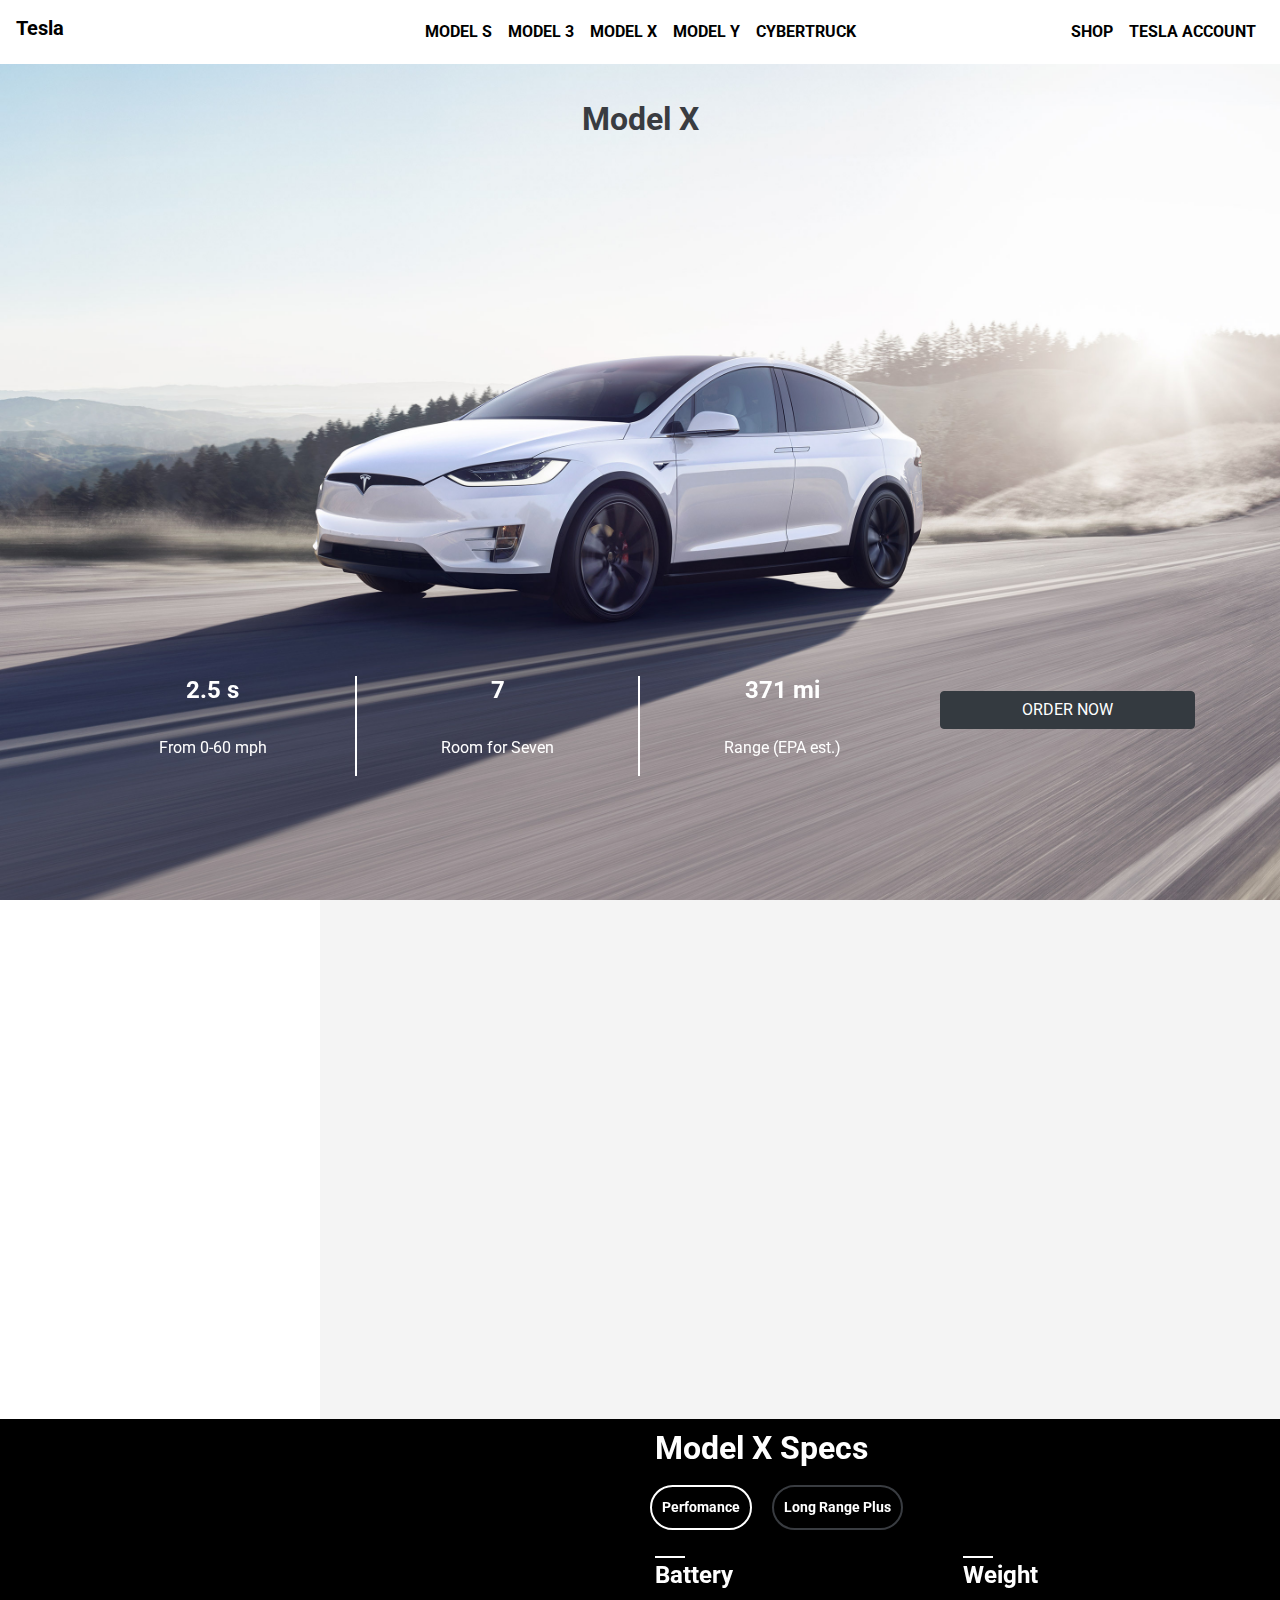
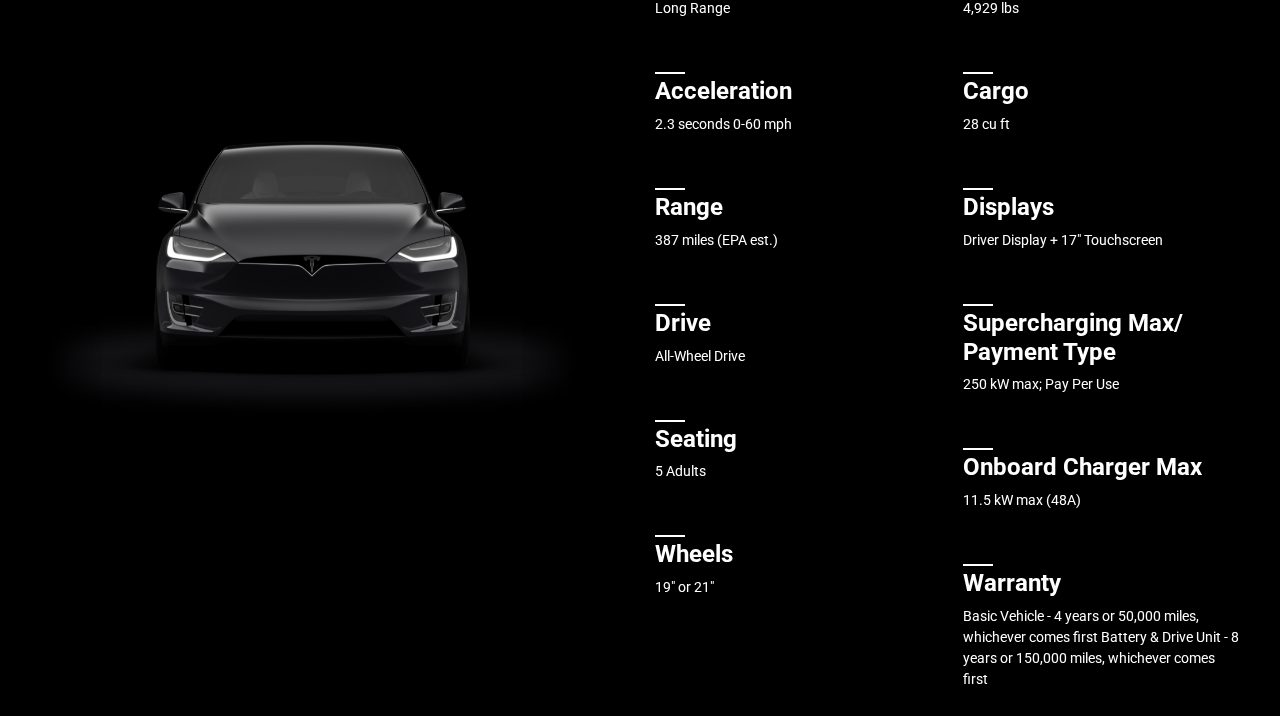
<file: model_x/model_x.html>
<!DOCTYPE html>
<html lang="en">

<head>
    <meta charset="UTF-8">
    <meta name="viewport" content="width=device-width, initial-scale=1.0">
    <title>Document</title>
    <link rel="stylesheet" href="../style.css">

    <!-- animation -->
    <link href="https://unpkg.com/aos@2.3.1/dist/aos.css" rel="stylesheet">
    <script src="https://unpkg.com/aos@2.3.1/dist/aos.js"></script>


    <link rel="preconnect" href="https://fonts.gstatic.com">
    <link rel="stylesheet" href="../cars.css">
    <link href="https://fonts.googleapis.com/css2?family=Roboto:wght@300&display=swap" rel="stylesheet">
    <!-- Latest compiled and minified CSS -->
    <link rel="stylesheet" href="https://maxcdn.bootstrapcdn.com/bootstrap/4.5.2/css/bootstrap.min.css">
    <link rel="stylesheet" href="https://pro.fontawesome.com/releases/v5.10.0/css/all.css"
        integrity="sha384-AYmEC3Yw5cVb3ZcuHtOA93w35dYTsvhLPVnYs9eStHfGJvOvKxVfELGroGkvsg+p" crossorigin="anonymous" />

</head>

<body>


    <nav class="navbar navbar-expand-md top-block">
        <button class="navbar-toggler " type="button" data-toggle="collapse" data-target="#navbarNav"
            aria-controls="navbarNav" aria-expanded="false" aria-label="Toggle navigation">
            <i class="fas fa-bars"></i>
        </button>
        <div class="navbar-collapse collapse w-100 order-1 order-md-0 dual-collapse2 ">
            <ul class="navbar-nav mr-auto tesla-list">
                <li class="nav-item active">
                    <a class="a-tesla" href="../index.html">
                        <h1 class="navbar-brand">Tesla</h1>
                    </a>
                </li>
            </ul>
        </div>
        <div class="collapse navbar-collapse" id="navbarNav">
            <ul class="navbar-nav tesla-list">
                <li class="nav-item active">
                    <a class="nav-link" href="../model_s/models.html">MODEL&nbsp;S</a>
                </li>
                <li class="nav-item">
                    <a class="nav-link" href="../model_3/model3.html">MODEL&nbsp;3</a>
                </li>
                <li class="nav-item">
                    <a class="nav-link" href="../model_x/model_x.html">MODEL&nbsp;X</a>
                </li>
                <li class="nav-item">
                    <a class="nav-link" href="../model_y/model_y.html">MODEL&nbsp;Y</a>
                </li>
                <li class="nav-item">
                    <a class="nav-link" href="../cybertruck/cybertruck.html">CYBERTRUCK</a>
                </li>
            </ul>
        </div>
        <div class="navbar-collapse collapse w-100 order-3 dual-collapse2 " id="navbarNav">
            <ul class="navbar-nav ml-auto tesla-list">
                <li class="nav-item">
                    <a class="nav-link" href="../teslashop/teslashop.html">SHOP</a>
                </li>
                <li class="nav-item d-md-none d-lg-block">
                    <a class="nav-link" href="../tesla_account/tesla_account.html">TESLA ACCOUNT</a>
                </li>
            </ul>
        </div>
    </nav>


    <div class="section-model-x">
        <div>
            <div class="model-price-card">
                <div class="container">
                    <h2>Model X</h2>
                </div>
            </div>
        </div>
        <div class="card-buttons">
            <div class="container">
                <div class="row">
                    <div data-aos="fade-up" data-aos-duration="1000"
                        class="specifications-card specifications-card-white col-4 col-sm-4 col-md-3">
                        <h4>2.5 s</h4>
                        <br>
                        <p>From 0-60 mph</p>
                    </div>
                    <div data-aos="fade-up" data-aos-duration="2000"
                        class="specifications-card specifications-card-white specifications-central-card col-4 col-sm-4 col-md-3">
                        <h4>7</h4>
                        <br>
                        <p>Room for Seven</p>
                    </div>
                    <div data-aos="fade-up" data-aos-duration="3000"
                        class="specifications-card specifications-card-white col-4 col-sm-4 col-md-3">
                        <h4>371 mi</h4>
                        <br>
                        <p>Range (EPA est.)</p>
                    </div>
                    <div data-aos="fade-up" data-aos-duration="3000"
                        class="specifications-card col-12 col-sm-12 col-md-3">
                        <button class="btn btn-order btn-dark">ORDER NOW</button>
                    </div>
                </div>
            </div>
        </div>
    </div>


    <div class="safety-block">
        <div class="container-fluid">
            <div class="row">
                <div data-aos="fade-up" data-aos-duration="1500" class="safety-text-block col-12 col-sm-3 col-md-3">
                    <p>Safety</p>
                    <h4>High Impact Protection</h4>
                    <p>Model X is one of the safest SUVs ever. Built from the ground up as an electric vehicle, the
                        body, chassis, restraints and battery technology provide a very low probability of occupant
                        injury.
                        Model X is the first SUV to achieve a US NHTSA 5-star safety rating in every category and
                        subcategory, has incredible side impact protection and one of the lowest rollover risks of any
                        SUV on the road.
                    </p>
                </div>
                <div class="safety-image-block col-12 col-sm-9 col-md-9">
                    <img data-aos="fade-left" data-aos-duration="1500" width="93%" src="images/safety-model-x-hero.png"
                        alt="">
                </div>
            </div>
        </div>
    </div>

    <div class="container-fluid bg-black">
        <div class="specs-block">
            <div class="container-fluid">
                <div class="row">
                    <div class="specs-img-block col-12 col-sm-12 col-md-6">
                        <img width="93%" src="images/MX-specs-desktop.jpg" alt="">
                    </div>
                    <div class="block-spec col-12 col-sm-12 col-md-6">
                        <h3>Model X Specs</h3>
                        <div class="row">
                            <button class="white-btn">Perfomance</button>
                            <button class="gray-btn">Long Range Plus</button>
                        </div>
                        <div class="row">
                            <div class="speclist col-12 col-sm-6">
                                <hr>
                                <br>
                                <h4>Battery</h4>
                                <p>Long Range</p>
                                <br>
                                <hr>
                                <br>
                                <h4>Acceleration</h4>
                                <p>2.3 seconds 0-60 mph</p>
                                <br>
                                <hr>
                                <br>
                                <h4>Range</h4>
                                <p>387 miles (EPA est.)</p>
                                <br>
                                <hr>
                                <br>
                                <h4>Drive</h4>
                                <p>All-Wheel Drive</p>
                                <br>
                                <hr>
                                <br>
                                <h4>Seating</h4>
                                <p>5 Adults</p>
                                <br>
                                <hr>
                                <br>
                                <h4>Wheels</h4>
                                <p>19" or 21"</p>
                            </div>
                            <div class="speclist col-12 col-sm-6">
                                <hr>
                                <br>
                                <h4>Weight</h4>
                                <p>4,929 lbs</p>
                                <br>
                                <hr>
                                <br>
                                <h4>Cargo</h4>
                                <p>28 cu ft</p>
                                <br>
                                <hr>
                                <br>
                                <h4>Displays</h4>
                                <p>Driver Display + 17" Touchscreen</p>
                                <br>
                                <hr>
                                <br>
                                <h4>Supercharging Max/
                                    Payment Type</h4>
                                <p>250 kW max; Pay Per Use</p>
                                <br>
                                <hr>
                                <br>
                                <h4>Onboard Charger Max</h4>
                                <p>11.5 kW max (48A)</p>
                                <br>
                                <hr>
                                <br>
                                <h4>Warranty</h4>
                                <p>Basic Vehicle - 4 years or 50,000 miles, whichever comes first
                                    Battery & Drive Unit - 8 years or 150,000 miles, whichever comes first</p>
                            </div>
                        </div>
                    </div>
                </div>
            </div>
        </div>
    </div>
</body>


<script>
    AOS.init();
</script>

</html>
</file>
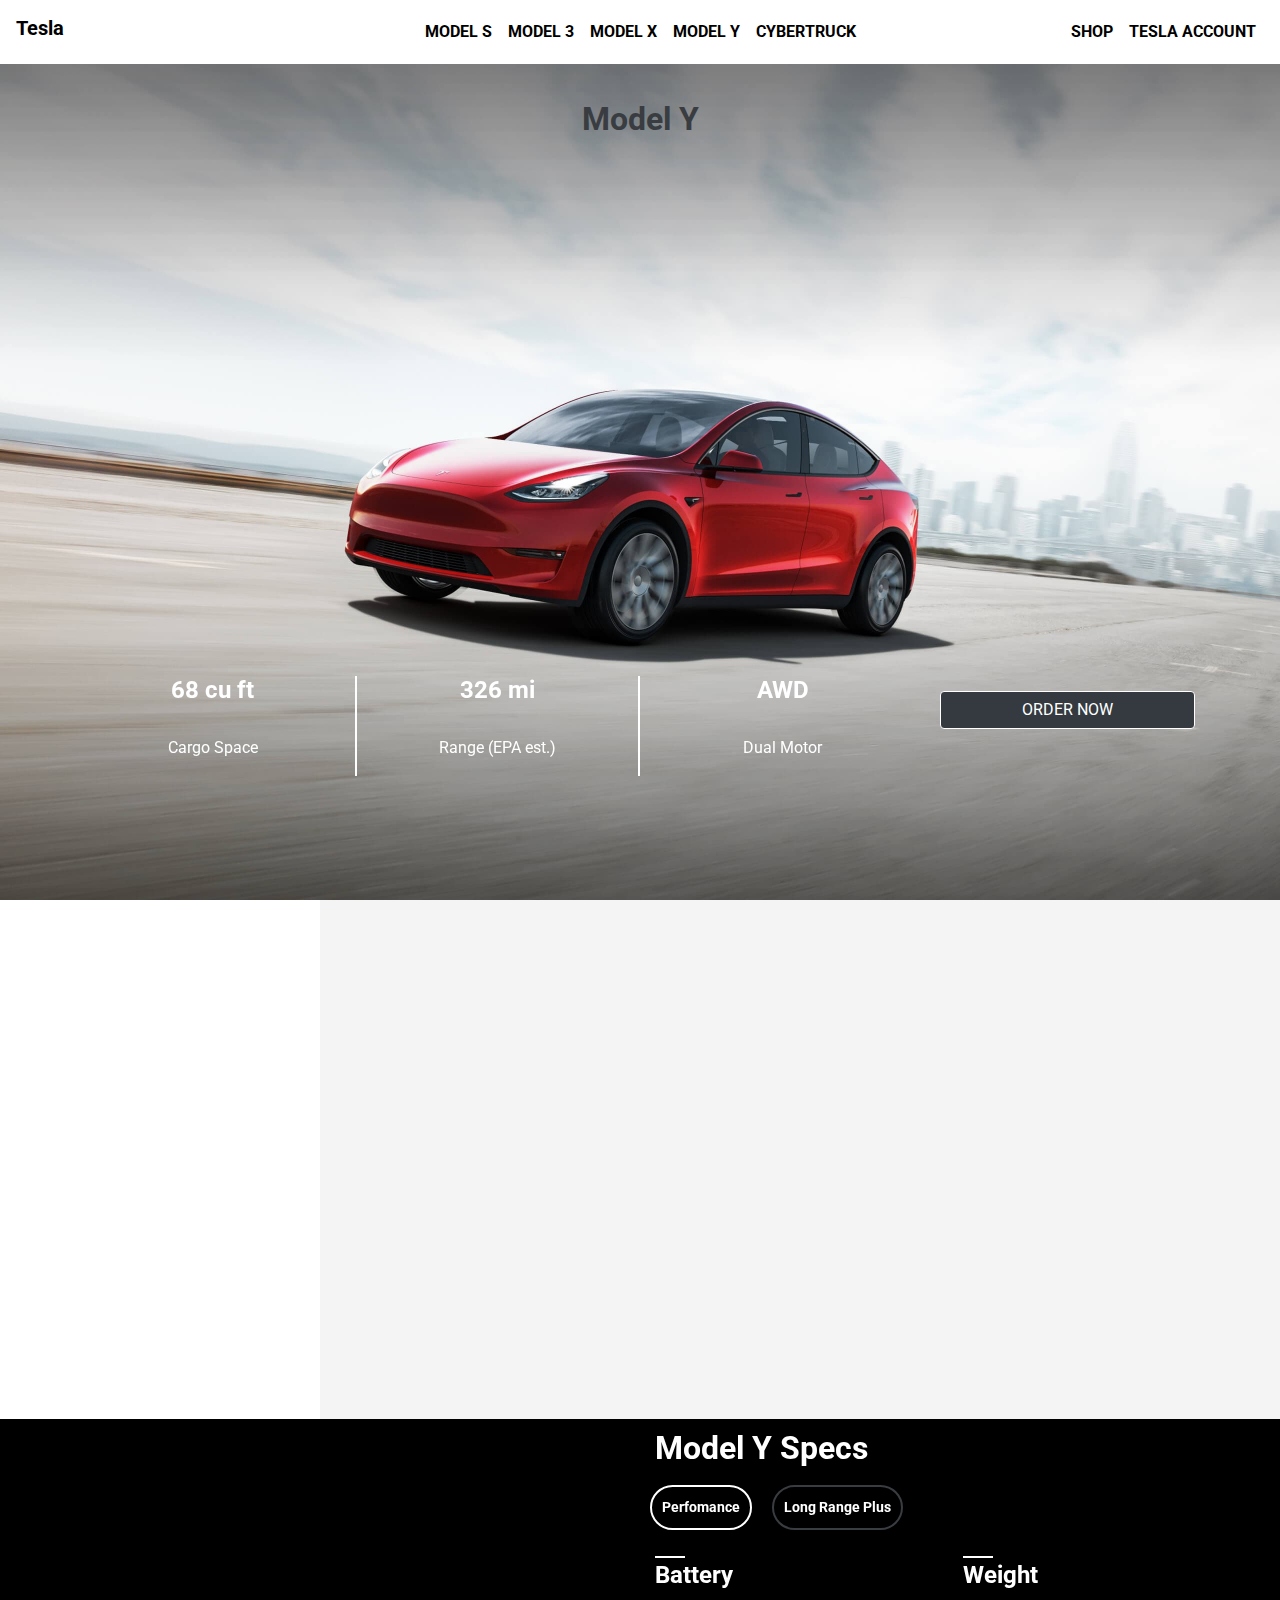
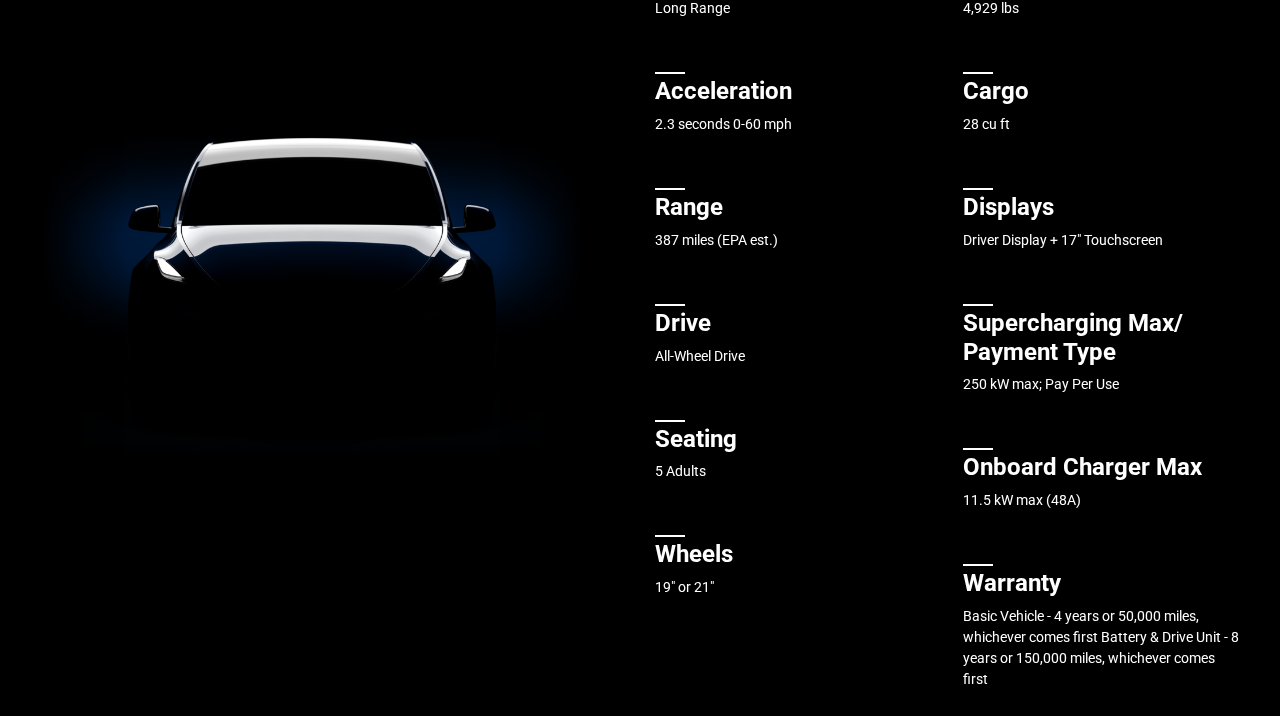
<file: model_y/model_y.html>
<!DOCTYPE html>
<html lang="en">

<head>
    <meta charset="UTF-8">
    <meta name="viewport" content="width=device-width, initial-scale=1.0">
    <title>Document</title>
    <link rel="stylesheet" href="../style.css">

    <!-- animation -->
    <link href="https://unpkg.com/aos@2.3.1/dist/aos.css" rel="stylesheet">
    <script src="https://unpkg.com/aos@2.3.1/dist/aos.js"></script>


    <link rel="stylesheet" href="model_y.css">

    <link rel="preconnect" href="https://fonts.gstatic.com">
    <link rel="stylesheet" href="../cars.css">
    <link href="https://fonts.googleapis.com/css2?family=Roboto:wght@300&display=swap" rel="stylesheet">
    <!-- Latest compiled and minified CSS -->
    <link rel="stylesheet" href="https://maxcdn.bootstrapcdn.com/bootstrap/4.5.2/css/bootstrap.min.css">
    <link rel="stylesheet" href="https://pro.fontawesome.com/releases/v5.10.0/css/all.css"
        integrity="sha384-AYmEC3Yw5cVb3ZcuHtOA93w35dYTsvhLPVnYs9eStHfGJvOvKxVfELGroGkvsg+p" crossorigin="anonymous" />

</head>

<body>


    <nav class="navbar navbar-expand-md top-block">
        <button class="navbar-toggler " type="button" data-toggle="collapse" data-target="#navbarNav"
            aria-controls="navbarNav" aria-expanded="false" aria-label="Toggle navigation">
            <i class="fas fa-bars"></i>
        </button>
        <div class="navbar-collapse collapse w-100 order-1 order-md-0 dual-collapse2 ">
            <ul class="navbar-nav mr-auto tesla-list">
                <li class="nav-item active">
                    <a class="a-tesla" href="../index.html">
                        <h1 class="navbar-brand">Tesla</h1>
                    </a>
                </li>
            </ul>
        </div>
        <div class="collapse navbar-collapse" id="navbarNav">
            <ul class="navbar-nav tesla-list">
                <li class="nav-item active">
                    <a class="nav-link" href="../model_s/models.html">MODEL&nbsp;S</a>
                </li>
                <li class="nav-item">
                    <a class="nav-link" href="../model_3/model3.html">MODEL&nbsp;3</a>
                </li>
                <li class="nav-item">
                    <a class="nav-link" href="../model_x/model_x.html">MODEL&nbsp;X</a>
                </li>
                <li class="nav-item">
                    <a class="nav-link" href="../model_y/model_y.html">MODEL&nbsp;Y</a>
                </li>
                <li class="nav-item">
                    <a class="nav-link" href="../cybertruck/cybertruck.html">CYBERTRUCK</a>
                </li>
            </ul>
        </div>
        <div class="navbar-collapse collapse w-100 order-3 dual-collapse2 " id="navbarNav">
            <ul class="navbar-nav ml-auto tesla-list">
                <li class="nav-item">
                    <a class="nav-link" href="../teslashop/teslashop.html">SHOP</a>
                </li>
                <li class="nav-item d-md-none d-lg-block">
                    <a class="nav-link" href="../tesla_account/tesla_account.html">TESLA ACCOUNT</a>
                </li>
            </ul>
        </div>
    </nav>


    <div class="section-model-y model-y-bg">
        <div>
            <div class="model-price-card">
                <div class="container">
                    <h2>Model Y</h2>
                </div>
            </div>
        </div>
        <div class="card-buttons">
            <div class="container">
                <div class="row">
                    <div data-aos="fade-up" data-aos-duration="1000"
                        class="specifications-card specifications-card-white col-4 col-sm-4 col-md-3">
                        <h4>68 cu ft</h4>
                        <br>
                        <p>Cargo Space</p>
                    </div>
                    <div data-aos="fade-up" data-aos-duration="2000"
                        class="specifications-card specifications-card-white specifications-central-card col-4 col-sm-4 col-md-3">
                        <h4>326 mi</h4>
                        <br>
                        <p>Range (EPA est.)</p>
                    </div>
                    <div data-aos="fade-up" data-aos-duration="3000"
                        class="specifications-card specifications-card-white col-4 col-sm-4 col-md-3">
                        <h4>AWD</h4>
                        <br>
                        <p>Dual Motor</p>
                    </div>
                    <div data-aos="fade-up" data-aos-duration="3000"
                        class="specifications-card col-12 col-sm-12 col-md-3">
                        <button class="btn btn-order specifications-card-white btn-dark">ORDER NOW</button>
                    </div>
                </div>
            </div>
        </div>
    </div>


    <div class="safety-block">
        <div class="container-fluid">
            <div class="row">
                <div data-aos="fade-up" data-aos-duration="1500" class="safety-text-block col-12 col-sm-3 col-md-3">
                    <p>Safety</p>
                    <h4>High Impact Protection</h4>
                    <p>Like every Tesla, Model Y is designed to be the safest vehicle in its class. The low center of gravity, rigid body structure and large crumple zones provide unparalleled protection.
                    </p>
                </div>
                <div class="safety-image-block col-12 col-sm-9 col-md-9">
                    <img data-aos="fade-left" data-aos-duration="1500" width="93%" src="images/safety-model-y-hero.png"
                        alt="">
                </div>
            </div>
        </div>
    </div>

    <div class="container-fluid bg-black">
    <div class="specs-block">
        <div class="container-fluid">
            <div class="row">
                <div class="specs-img-block col-12 col-sm-12 col-md-6">
                    <img width="93%" src="images/ModelYSilhouette.png"
                    alt="">
                </div>
                <div class="block-spec col-12 col-sm-12 col-md-6">
                    <h3>Model Y Specs</h3>
                    <div class="row">
                        <button class="white-btn">Perfomance</button>
                        <button class="gray-btn">Long Range Plus</button>
                    </div>
                    <div class="row">
                    <div class="speclist col-12 col-sm-6">
                        <hr>
                        <br>
                        <h4>Battery</h4>
                        <p>Long Range</p>
                        <br>
                        <hr>
                        <br>
                        <h4>Acceleration</h4>
                        <p>2.3 seconds 0-60 mph</p>
                        <br>
                        <hr>
                        <br>
                        <h4>Range</h4>
                        <p>387 miles (EPA est.)</p>
                        <br>
                        <hr>
                        <br>
                        <h4>Drive</h4>
                        <p>All-Wheel Drive</p>
                        <br>
                        <hr>
                        <br>
                        <h4>Seating</h4>
                        <p>5 Adults</p>
                        <br>
                        <hr>
                        <br>
                        <h4>Wheels</h4>
                        <p>19" or 21"</p>
                    </div>
                    <div class="speclist col-12 col-sm-6">
                        <hr>
                        <br>
                        <h4>Weight</h4>
                        <p>4,929 lbs</p>
                        <br>
                        <hr>
                        <br>
                        <h4>Cargo</h4>
                        <p>28 cu ft</p>
                        <br>
                        <hr>
                        <br>
                        <h4>Displays</h4>
                        <p>Driver Display + 17" Touchscreen</p>
                        <br>
                        <hr>
                        <br>
                        <h4>Supercharging Max/
                            Payment Type</h4>
                        <p>250 kW max; Pay Per Use</p>
                        <br>
                        <hr>
                        <br>
                        <h4>Onboard Charger Max</h4>
                        <p>11.5 kW max (48A)</p>
                        <br>
                        <hr>
                        <br>
                        <h4>Warranty</h4>
                        <p>Basic Vehicle - 4 years or 50,000 miles, whichever comes first
                            Battery & Drive Unit - 8 years or 150,000 miles, whichever comes first</p>
                    </div>
                </div>
                </div>
            </div>
        </div>
    </div>
</div>
</body>


<script>
    AOS.init();
</script>

</html>
</file>
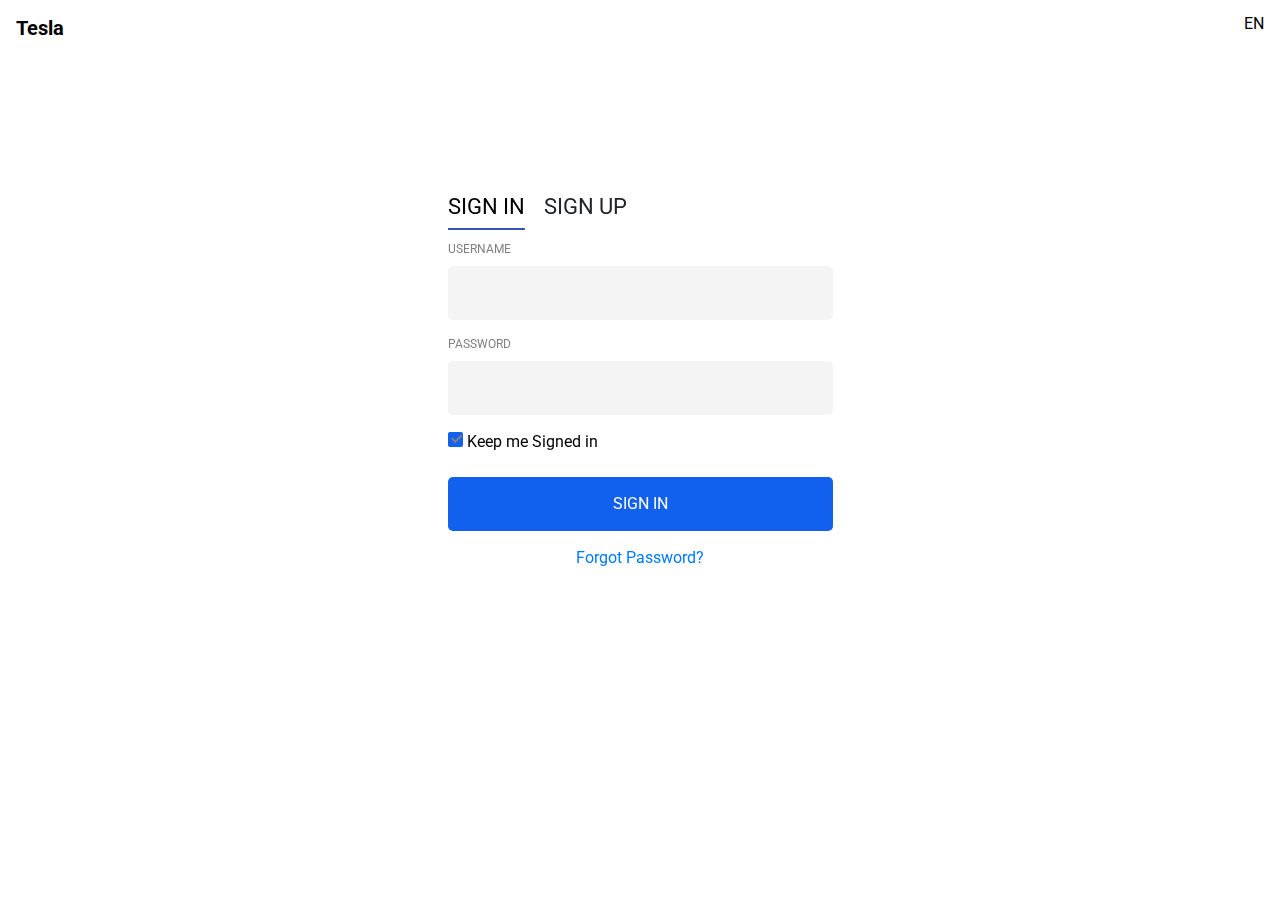
<file: tesla_account/tesla_account.html>
<!DOCTYPE html>
<html lang="en">
<head>
    <meta charset="UTF-8">
    <meta name="viewport" content="width=device-width, initial-scale=1.0">
    <title>Document</title>
    <link rel="stylesheet" href="signinup.css">
    <link rel="stylesheet" href="..\style.css">
    <link rel="preconnect" href="https://fonts.gstatic.com">
    <link href="https://fonts.googleapis.com/css2?family=Roboto:wght@300&display=swap" rel="stylesheet">
    <!-- Latest compiled and minified CSS -->
    <link rel="stylesheet" href="https://maxcdn.bootstrapcdn.com/bootstrap/4.5.2/css/bootstrap.min.css">
    <link rel="stylesheet" href="https://pro.fontawesome.com/releases/v5.10.0/css/all.css"
        integrity="sha384-AYmEC3Yw5cVb3ZcuHtOA93w35dYTsvhLPVnYs9eStHfGJvOvKxVfELGroGkvsg+p" crossorigin="anonymous" />
</head>

<body>
    
    <nav class="navbar navbar-expand-md top-block">
        <button class="navbar-toggler " type="button" data-toggle="collapse" data-target="#navbarNav" aria-controls="navbarNav" aria-expanded="false" aria-label="Toggle navigation">
            <i class="fas fa-bars"></i>
        </button>
        <div class="navbar-collapse collapse w-100 order-1 order-md-0 dual-collapse2" id="navbarNav">
            <ul class="navbar-nav mr-auto tesla-list">
                <li class="nav-item active">
                    <a class="a-tesla" href="../index.html">
                        <h1 class="navbar-brand">Tesla</h1>
                    </a>
                </li>
            </ul>
        </div>
        <div class="navbar-collapse collapse w-100 order-3 dual-collapse2 " id="navbarNav">
            <ul class="navbar-nav ml-auto tesla-list">
                <li class="nav-item">
                    <p>EN</p>
                </li>
            </ul>
        </div>
    </nav>

    <div class="container">
        <div class="login-form">        
        <div class="login-wrap">
            <div class="login-html">
                <input id="tab-1" type="radio" name="tab" class="sign-in" checked><label for="tab-1" class="tab">Sign In</label>
                <input id="tab-2" type="radio" name="tab" class="sign-up"><label for="tab-2" class="tab">Sign Up</label>
                <div class="login-form">
                    <div class="sign-in-htm">
                        <div class="group">
                            <label for="user" class="label">Username</label>
                            <input id="user" type="text" class="input">
                        </div>
                        <div class="group">
                            <label for="pass" class="label">Password</label>
                            <input id="pass" type="password" class="input" data-type="password">
                        </div>
                        <div class="group">
                            <input id="check" type="checkbox" class="check" checked>
                            <label for="check"><span class="icon"></span> Keep me Signed in</label>
                        </div>
                        <div class="group">
                            <input type="submit" class="button" value="Sign In">
                        </div>
                        <div class="foot-lnk">
                            <a href="#forgot">Forgot Password?</a>
                        </div>
                    </div>
                    <div class="sign-up-htm">
                        <div class="group">
                            <label for="user" class="label">Username</label>
                            <input id="user" type="text" class="input">
                        </div>
                        <div class="group">
                            <label for="pass" class="label">Password</label>
                            <input id="pass" type="password" class="input" data-type="password">
                        </div>
                        <div class="group">
                            <label for="pass" class="label">Repeat Password</label>
                            <input id="pass" type="password" class="input" data-type="password">
                        </div>
                        <div class="group">
                            <label for="pass" class="label">Email Address</label>
                            <input id="pass" type="text" class="input">
                        </div>
                        <div class="group">
                            <input type="submit" class="button" value="Sign Up">
                        </div>
                        <div class="foot-lnk">
                            <label for="tab-1">Already Member?</a>
                        </div>
                    </div>
                </div>
            </div>
        </div>
    </div>
    </div>





</body>

<!-- jQuery library -->
<script src="https://ajax.googleapis.com/ajax/libs/jquery/3.5.1/jquery.min.js"></script>

<!-- Popper JS -->
<script src="https://cdnjs.cloudflare.com/ajax/libs/popper.js/1.16.0/umd/popper.min.js"></script>

<!-- Latest compiled JavaScript -->
<script src="https://maxcdn.bootstrapcdn.com/bootstrap/4.5.2/js/bootstrap.min.js"></script>


</html>
</file>
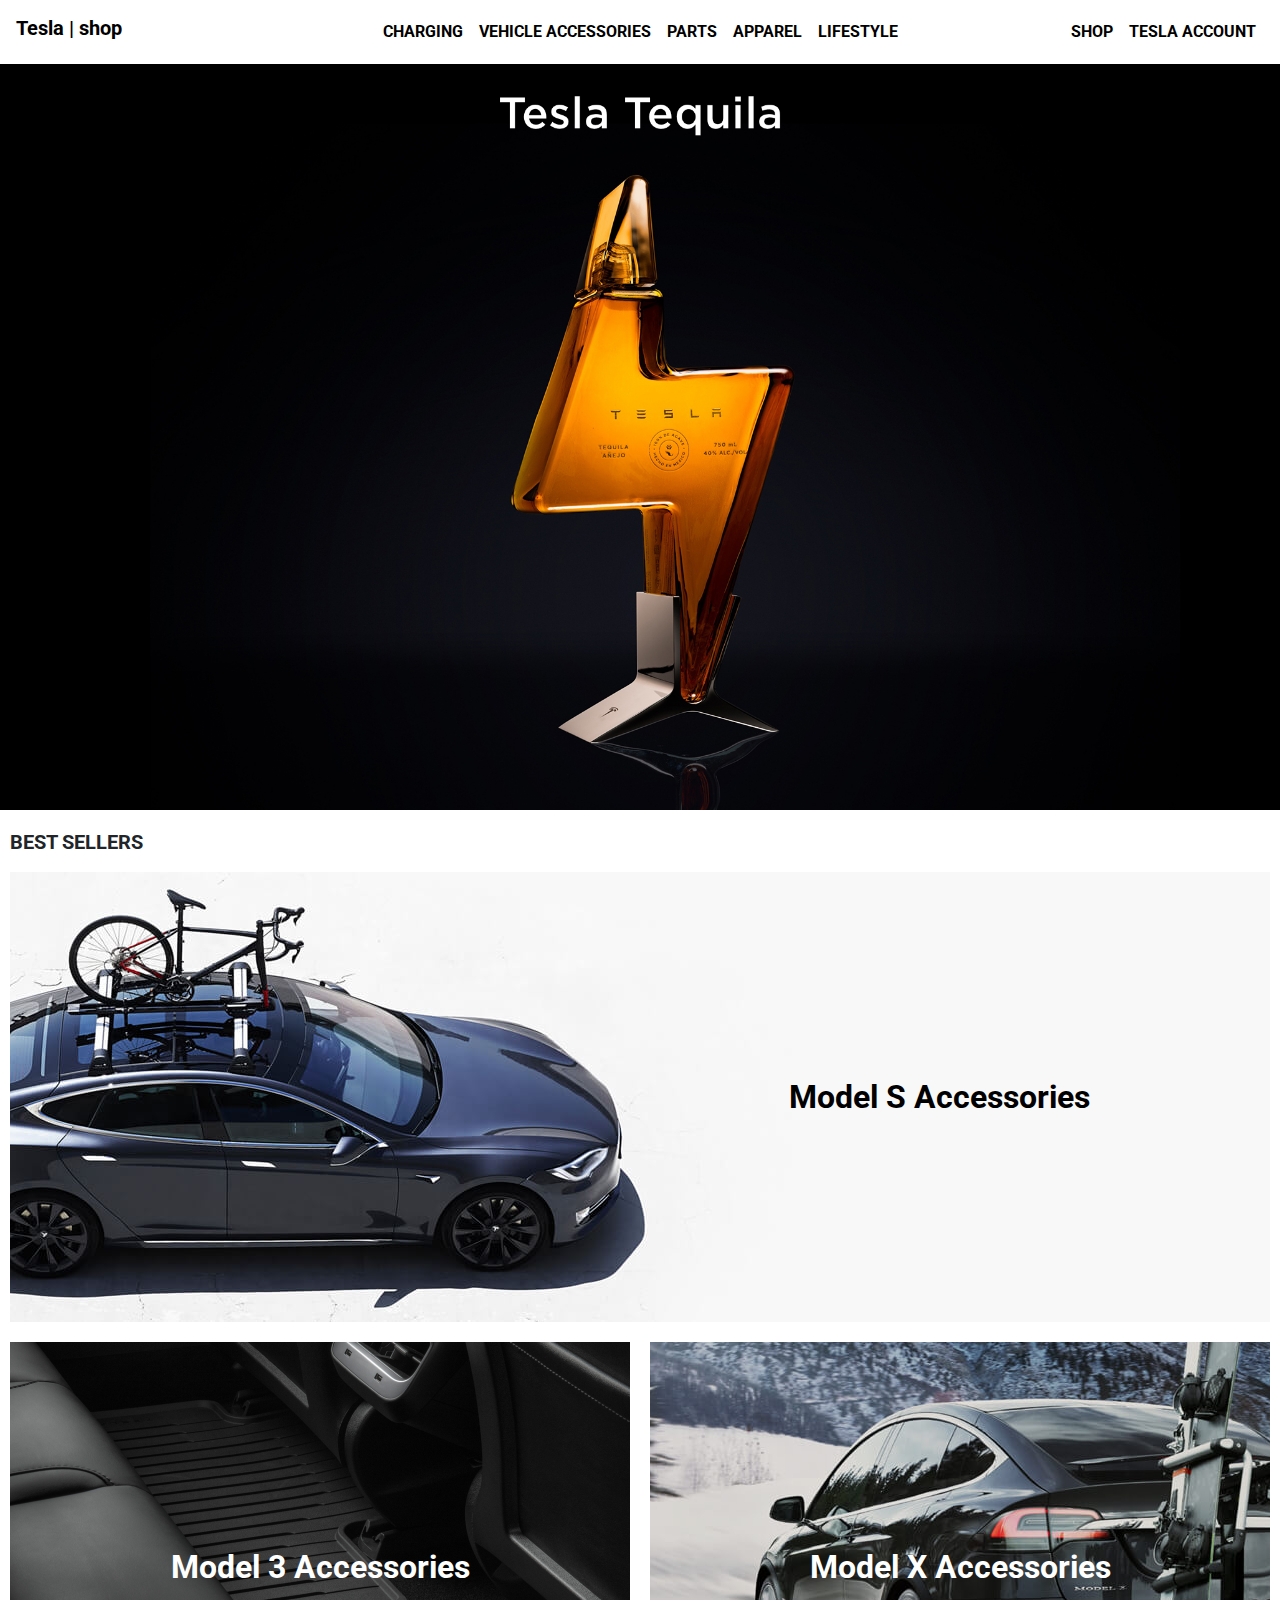
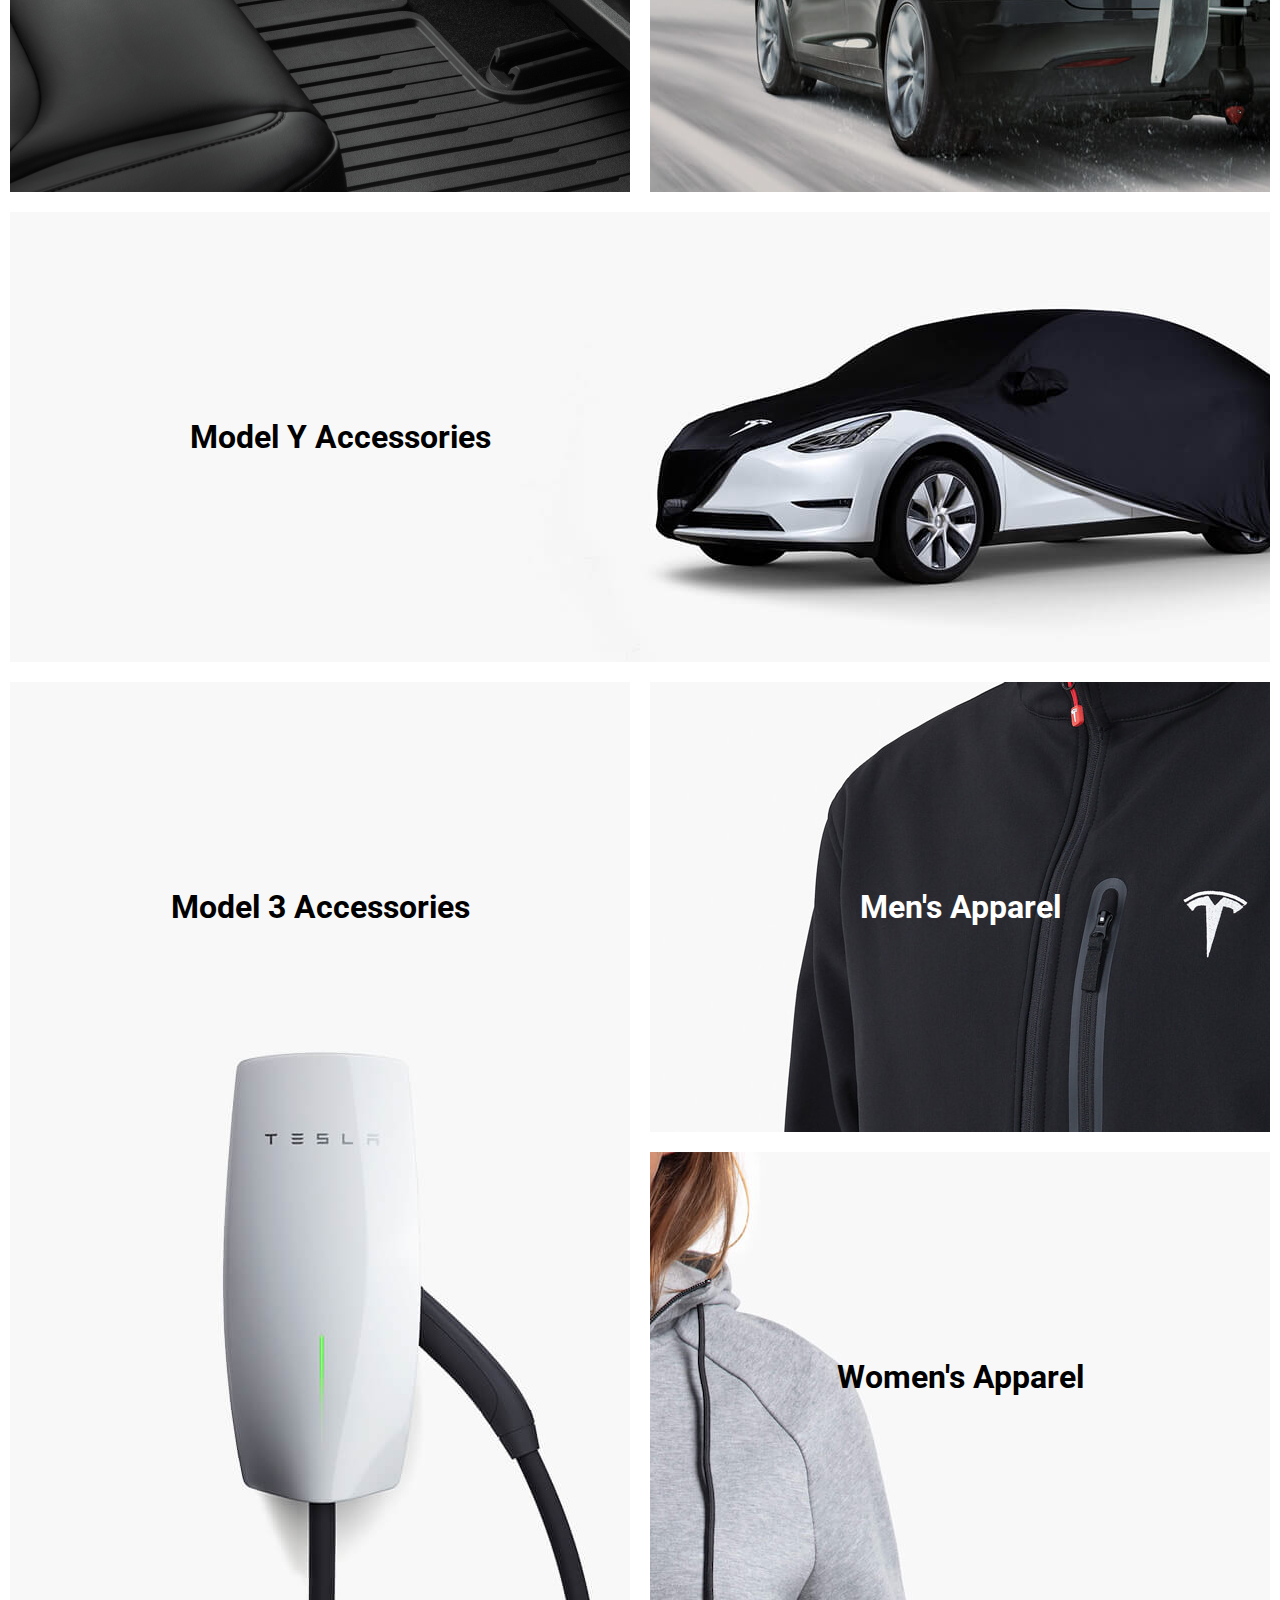
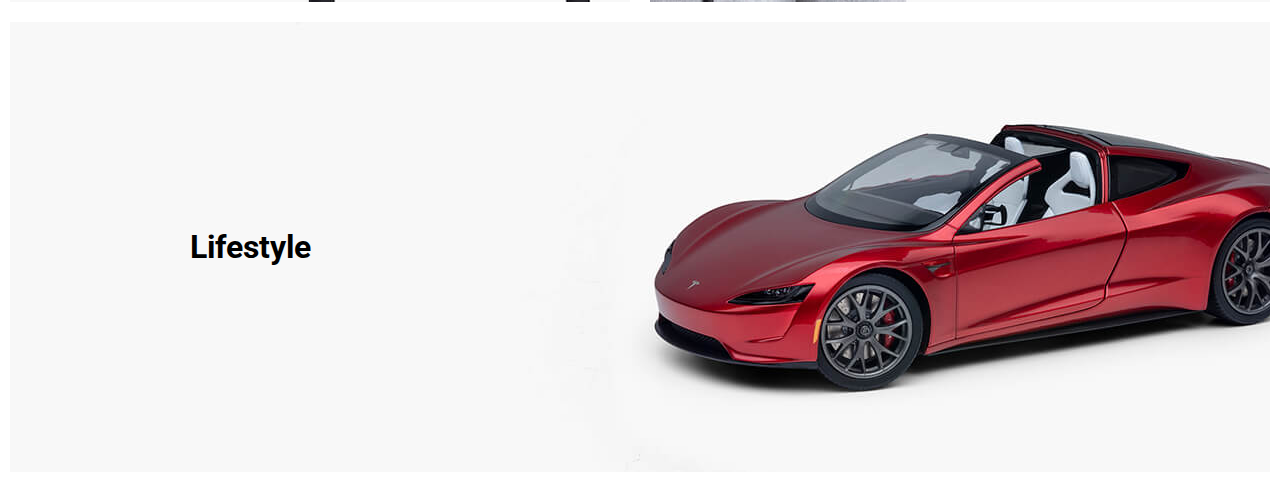
<file: teslashop/teslashop.html>
<!DOCTYPE html>
<html lang="en">

<head>
    <meta charset="UTF-8">
    <meta name="viewport" content="width=device-width, initial-scale=1.0">
    <title>Document</title>
    <link rel="stylesheet" href="..\style.css">
    <link rel="stylesheet" href="shop.css">
    <link rel="preconnect" href="https://fonts.gstatic.com">
    <link href="https://fonts.googleapis.com/css2?family=Roboto:wght@300&display=swap" rel="stylesheet">
    <!-- Latest compiled and minified CSS -->
    <link rel="stylesheet" href="https://maxcdn.bootstrapcdn.com/bootstrap/4.5.2/css/bootstrap.min.css">
    <link rel="stylesheet" href="https://pro.fontawesome.com/releases/v5.10.0/css/all.css"
        integrity="sha384-AYmEC3Yw5cVb3ZcuHtOA93w35dYTsvhLPVnYs9eStHfGJvOvKxVfELGroGkvsg+p" crossorigin="anonymous" />
</head>

<body>

    <nav class="navbar navbar-expand-md top-block">
        <button class="navbar-toggler " type="button" data-toggle="collapse" data-target="#navbarNav" aria-controls="navbarNav" aria-expanded="false" aria-label="Toggle navigation">
            <i class="fas fa-bars"></i>
        </button>
        <div class="navbar-collapse collapse w-100 order-1 order-md-0 dual-collapse2 ">
            <ul class="navbar-nav mr-auto tesla-list">
                <li class="nav-item active">
                    <a href="../index.html">
                        <h1 class="navbar-brand">Tesla | shop</h1>
                    </a>
                </li>
            </ul>
        </div>
        <div class="collapse navbar-collapse" id="navbarNav">
            <ul class="navbar-nav mr-auto tesla-list">
                <li class="nav-item active">
                    <a class="nav-link" href="#">CHARGING</a>
                </li>
                <li class="nav-item">
                    <a class="nav-link" href="#">VEHICLE&nbsp;ACCESSORIES</a>
                </li>
                <li class="nav-item">
                    <a class="nav-link" href="#">PARTS</a>
                </li>
                <li class="nav-item">
                    <a class="nav-link" href="#">APPAREL</a>
                </li>
                <li class="nav-item">
                    <a class="nav-link" href="#">LIFESTYLE</a>
                </li>
            </ul>
        </div>
        <div class="navbar-collapse collapse w-100 order-3 dual-collapse2" id="navbarNav">
            <ul class="navbar-nav ml-auto tesla-list">
                <li class="nav-item">
                    <a class="nav-link" href="#">SHOP</a>
                </li>
                <li class="nav-item d-md-none d-lg-block">
                    <a class="nav-link" href="../tesla_account/tesla_account.html">TESLA ACCOUNT</a>
                </li>
            </ul>
        </div>
    </nav>



    <div class="section-cover">
    </div>

    <div class="section-best-sellers">
        <h5>BEST SELLERS</h5>
    </div>


    <div class="mycard">
        <div class="product-card bg-models pr-in-card ">
            <p>Model S Accessories</p>
        </div>
    </div>


    <!-- <div class="section1">
        <img width="70%" src="images/models.jpg" alt="">
        <h4>Model S Accessories</h4>
    </div> -->

    <div class="container-fluid">
        <div class="row">
            <div class="mycard col-12 col-sm-12 col-md-6">
                <div class="product-card bg-model3 ">
                    <p>Model 3 Accessories</p>
                </div>
            </div>
            <div class="mycard col-12 col-sm-12 col-md-6">
                <div class="product-card bg-modelx ">
                    <p>Model X Accessories</p>
                </div>
            </div>
        </div>
    </div>

    <div class="mycard">
        <div class="product-card bg-modely pl-in-card ">
            <p>Model Y Accessories</p>
        </div>
    </div>



    <div class="container-fluid">
        <div class="row">
            <div class="mycard  col-12 col-sm-12 col-md-6">
                <div class="product-card big-vert-product-cart bg-charging ">
                    <p>Model 3 Accessories</p>
                </div>
            </div>
            <div class="cards col-12 col-sm-12 col-md-6">
                <div class="mycard">
                    <div class="product-card bg-men-Apparel ">
                        <p>Men's Apparel</p>
                    </div>
                </div>
                <div class="mycard">   
                    <div class="product-card bg-women-Apparel ">
                        <p>Women's Apparel</p>
                    </div>
                </div>      
            </div>
        </div>
    </div>

    <div class="mycard">
        <div class="product-card bg-lifestyle pl-in-card ">
            <p>Lifestyle</p>
        </div>
    </div>




</body>

<!-- jQuery library -->
<script src="https://ajax.googleapis.com/ajax/libs/jquery/3.5.1/jquery.min.js"></script>

<!-- Popper JS -->
<script src="https://cdnjs.cloudflare.com/ajax/libs/popper.js/1.16.0/umd/popper.min.js"></script>

<!-- Latest compiled JavaScript -->
<script src="https://maxcdn.bootstrapcdn.com/bootstrap/4.5.2/js/bootstrap.min.js"></script>


</html>
</file>
<file: style.css>
body{
    font-family: 'Roboto', sans-serif !important;
    margin: 0px;
}

.top-block{
    z-index: 1;
    display: flex;
    width: 100%;
    overflow: hidden;
    background-color: white !important;
    color: black !important;
    position: fixed !important;
    top: 0;
    width: 100%;
}

h1{
    font-weight: bold !important;
}

.section-model-s{
    width: 100%;
    height: 100vh !important;
    background-image: url(images/model-s.jpg);
    background-size: cover;
    background-repeat: no-repeat;
    background-position: center; 
    padding-top: 100px;
    padding-bottom: 100px;
}

.section-model-3{
    width: 100%;
    height: 100vh !important;
    background-image: url(images/model-3.jpg);
    background-size: cover;
    background-repeat: no-repeat;
    background-position: center; 
    padding-top: 100px;
    padding-bottom: 100px;
}

.section-model-x{
    width: 100%;
    height: 100vh !important;
    background-image: url(images/model-x.jpg);
    background-size: cover;
    background-repeat: no-repeat;
    background-position: center; 
    padding-top: 100px;
    padding-bottom: 100px;
}

.section-model-y{
    width: 100%;
    height: 100vh !important;
    background-image: url(images/model-y.jpg);
    background-size: cover;
    background-repeat: no-repeat;
    background-position: center; 
    padding-top: 100px;
    padding-bottom: 100px;
}

.section-cybertruck{
    width: 100%;
    height: 100vh !important;
    background-image: url(images/cybertruck.jpg);
    background-size: cover;
    background-repeat: no-repeat;
    background-position: center; 
    padding-top: 100px;
    padding-bottom: 100px;
}

.cybertruck-btn{
    border-radius: 0 !important;
    border: 4px solid white !important;
    background: transparent !important;
    color:  white;
    font-weight: bold;
}

.section-end{
    width: 100%;
    height: 100vh !important;
    background-image: url(images/Desktop-Accessories.jpg);
    background-size: cover;
    background-repeat: no-repeat;
    background-position: center; 
    padding-top: 100px;
    padding-bottom: 100px;
}

.tesla-list{
    color: #000000;
}

.tesla-list li a{
    font-weight: bold;
    cursor: pointer;
    color: #000000;
}

.model-price-card{
    display: flex;
    justify-content: center;
    color: #393C41;
    text-align: center;
}

.model-price-card p{
    color: #5C5E62;
}

.model-price-card h2{
    font-weight: bolder !important;
}

.card-buttons{
    display: flex;
    align-items: flex-end;
    bottom: 0;
    width: 100%;
    height: 70vh;
}

.myBtnOrder{
    width: 75% !important;
    margin: 15px;
}

.centraldiv{
    text-align: center;
    padding: 20px;
}

.myCentrBytton{
    width: 300px;
}
</file>
<file: cars.css>
.specifications-card{
    justify-content: center;
    align-items: center;
    color: black;
}

.specifications-card-white{
    color: white !important;
    border-color: white !important;
}

.specifications-card h4{
    text-align: center;
    font-weight: bold;
}

.specifications-card p{
    text-align: center;
}

.specifications-central-card{
    border-left: 2px solid black;
    border-right: 2px solid black;
}

.btn-order{
    width: 100%;
    margin-top: 15px;
    margin-bottom: 15px;
}


.safety-block{
    width: 100%;
}

.safety-text-block{
    padding-top: 80px;
}

.safety-text-block h4{
    margin-top: 0px !important;
    font-weight: bold;
}

.safety-text-block p{
    margin-bottom: 0px !important;
}


.safety-image-block{

    background-color: #F4F4F4;
    max-width: 100%;
}
.safety-image-block img{
    background-color: #F4F4F4;
}

.specs-block{
    padding: 10px;
    display: flex;
    align-items: center;
    background-color: black !important;
    font-size: 14px;
}

.specs-img-block {
    display: flex;
    align-items: center;
}

.bg-black{
    background-color: black !important;
}

.block-spec h3{
 color: white;
 font-size: 32px;
 font-weight: bold;
}

.white-btn{
    margin: 10px;
    font-weight: bold;
    padding: 10px;
    color:white;
    background-color: transparent;
    border: 2px solid white;
    border-radius: 25px;
}

.gray-btn{
    margin: 10px;
    padding: 10px;
    font-weight: bold;
    color:white;
    background-color: transparent;
    border: 2px solid #393C41;
    border-radius: 25px;
}

.speclist{
    float: left;
    color: white;
}

.speclist hr{
    float: left;
    margin-bottom: 0px;
    height: 2px;
    border: none;
    background-color: white;
    width: 30px;
}

.speclist h4{
    font-weight: bold;
}
</file>
<file: model_3/model3.css>
.sp-card-pt{
    padding-top: 20px;
}
</file>
<file: model_y/model_y.css>
.model-y-bg{
    background-image: url(images/model-y_R1@2.jpg) !important;
}
</file>
<file: tesla_account/signinup.css>
body {
    margin: 0;
    color: #6a6f8c;
    background: #c8c8c8;
    font: 600 16px/18px "Open Sans", sans-serif;
  }
  *,
  :after,
  :before {
    box-sizing: border-box;
  }
  .clearfix:after,
  .clearfix:before {
    content: "";
    display: table;
  }
  .clearfix:after {
    clear: both;
    display: block;
  }
  a {
    color: inherit;
    text-decoration: none;
  }
  
.login-form
{
    padding-top: 100px;
}

  .login-wrap {
    width: 100%;
    margin: auto;
    max-width: 525px;
    min-height: 670px;
    position: relative;
  }
  .login-html {
    width: 100%;
    height: 100%;
    position: absolute;
    padding: 90px 70px 50px 70px;
    background: white;
  }
  .login-html .sign-in-htm,
  .login-html .sign-up-htm {
    top: 0;
    left: 0;
    right: 0;
    bottom: 0;
    position: absolute;
    transform: rotateY(180deg);
    backface-visibility: hidden;
    transition: all 0.4s linear;
  }
  .login-html .sign-in,
  .login-html .sign-up,
  .login-form .group .check {
    display: none;
  }
  .login-html .tab,
  .login-form .group .label,
  .login-form .group .button {
    text-transform: uppercase;
  }
  .login-html .tab {
    font-size: 22px;
    margin-right: 15px;
    padding-bottom: 5px;
    margin: 0 15px 10px 0;
    display: inline-block;
    border-bottom: 2px solid transparent;
  }
  .login-html .sign-in:checked + .tab,
  .login-html .sign-up:checked + .tab {
    color: black;
    border-color: #3457B1;
  }
  .login-form {
    min-height: 345px;
    position: relative;
    perspective: 1000px;
    transform-style: preserve-3d;
  }
  .login-form .group {
    margin-bottom: 15px;
  }
  .login-form .group .label,
  .login-form .group .button {
    width: 100%;
    color:white;
    display: block;
  }

  .input{
      background-color: rgba(128, 128, 128, 0.089) !important;
  }

  .login-form .group .input{
    width: 100%;
    color: black;
    display: block;
  }

  .login-form .group .input,
  .login-form .group .button {
    border: none;
    padding: 15px 20px;
    border-radius: 5px;
    background: rgba(255, 255, 255, 0.1);
  }
  .login-form .group input[data-type="password"] {
    /* text-security: circle; */
    -webkit-text-security: circle;
  }
  .login-form .group .label {
    color: gray;
    font-size: 12px;
  }
  .login-form .group .button {
    background: #1161ee;
  }
  .login-form .group label .icon {
    width: 15px;
    height: 15px;
    border-radius: 2px;
    position: relative;
    display: inline-block;
    background: black;
  }
  .login-form .group label .icon:before,
  .login-form .group label .icon:after {
    content: "";
    width: 10px;
    height: 2px;
    background: gray;
    position: absolute;
    transition: all 0.2s ease-in-out 0s;
  }
  .login-form .group label .icon:before {
    left: 3px;
    width: 5px;
    bottom: 6px;
    transform: scale(0) rotate(0);
  }
  .login-form .group label .icon:after {
    top: 6px;
    right: 0;
    transform: scale(0) rotate(0);
  }
  .login-form .group .check:checked + label {
    color: black;
  }
  .login-form .group .check:checked + label .icon {
    background: #1161ee;
  }
  .login-form .group .check:checked + label .icon:before {
    transform: scale(1) rotate(45deg);
  }
  .login-form .group .check:checked + label .icon:after {
    transform: scale(1) rotate(-45deg);
  }
  .login-html
    .sign-in:checked
    + .tab
    + .sign-up
    + .tab
    + .login-form
    .sign-in-htm {
    transform: rotate(0);
  }
  .login-html .sign-up:checked + .tab + .login-form .sign-up-htm {
    transform: rotate(0);
  }
  
  .hr {
    height: 2px;
    margin: 60px 0 50px 0;
    background: rgba(255, 255, 255, 0.2);
  }
  .foot-lnk {
    text-align: center;
  }
  

  .a-tesla{
      color: black;
  }

  .a-tesla:hover{
      color: black;
  }
</file>
<file: teslashop/shop.css>
.section-cover{
    width: 100%;
    height: 90vh !important;
    background-image: url(images/tesla-tequila.jpg);
    background-size: cover;
    background-repeat: no-repeat;
    background-position: center; 
    padding-top: 100px;
    padding-bottom: 100px;
}

.section-best-sellers
{
    padding-top: 20px;
}

.section-best-sellers h5{
    font-weight: bold;
    margin-left: 10px;
}

.section{
    height: 450;
    width: 100%;
    padding-left: 10px;
    padding-right: 10px;
}

.section1 {
    display: flex;
    align-items: center;
    background-color: #F8F8F8;
    height: 450px;
    margin-left: 10px;
    margin-right: 10px;
}

.section1 img, h4 {
    font-size: 32px !important;
    float: left;
}

.section1 h4{
font-weight: bold;
}


.mycard{
    padding: 10px !important;
}

.product-card{
    /* display: flex;
    justify-content: center;
    align-content: center; */
    height: 450px !important;
    background-size: cover;
    background-repeat: no-repeat;
    background-position: center; 
    text-align: center;
    vertical-align: middle;
    font-size: 32px !important;
    line-height: 450px; 
    font-weight: bold;
    cursor: pointer;
}

.product-card:hover{
    border: 1px solid rgba(128, 128, 128, 0.11);
}

.big-vert-product-cart
{
    height: 920px !important;
}

.bg-models{
    background-image: url(images/models.jpg);
    color: black;
    text-align: right;
}

.pr-in-card{
    padding-right: 20vh;
}

.pl-in-card{
    padding-left: 20vh;
}


.bg-model3{
    background-image: url(images/model3@2x.jpg);
    color: white;
}

.bg-modelx{
    background-image: url(images/modelx.jpg);
    color: white;
}

.bg-modely{
    background-image: url(images/model_y.jpg);
    color: black;
    text-align: left;
}

.bg-charging{
    background-image: url(images/charging-gen3.jpg);
    color: black;
}

.bg-men-Apparel{
    background-image: url(images/mens.jpg);
    color: white;
}

.bg-women-Apparel{
    background-image: url(images/womens.jpg);
    color: black;
}


.bg-lifestyle{
    background-image: url(images/lifestyle.jpg);
    color: black;
    text-align: left;
}

.cards{
    padding: 0px !important;
}
</file>
